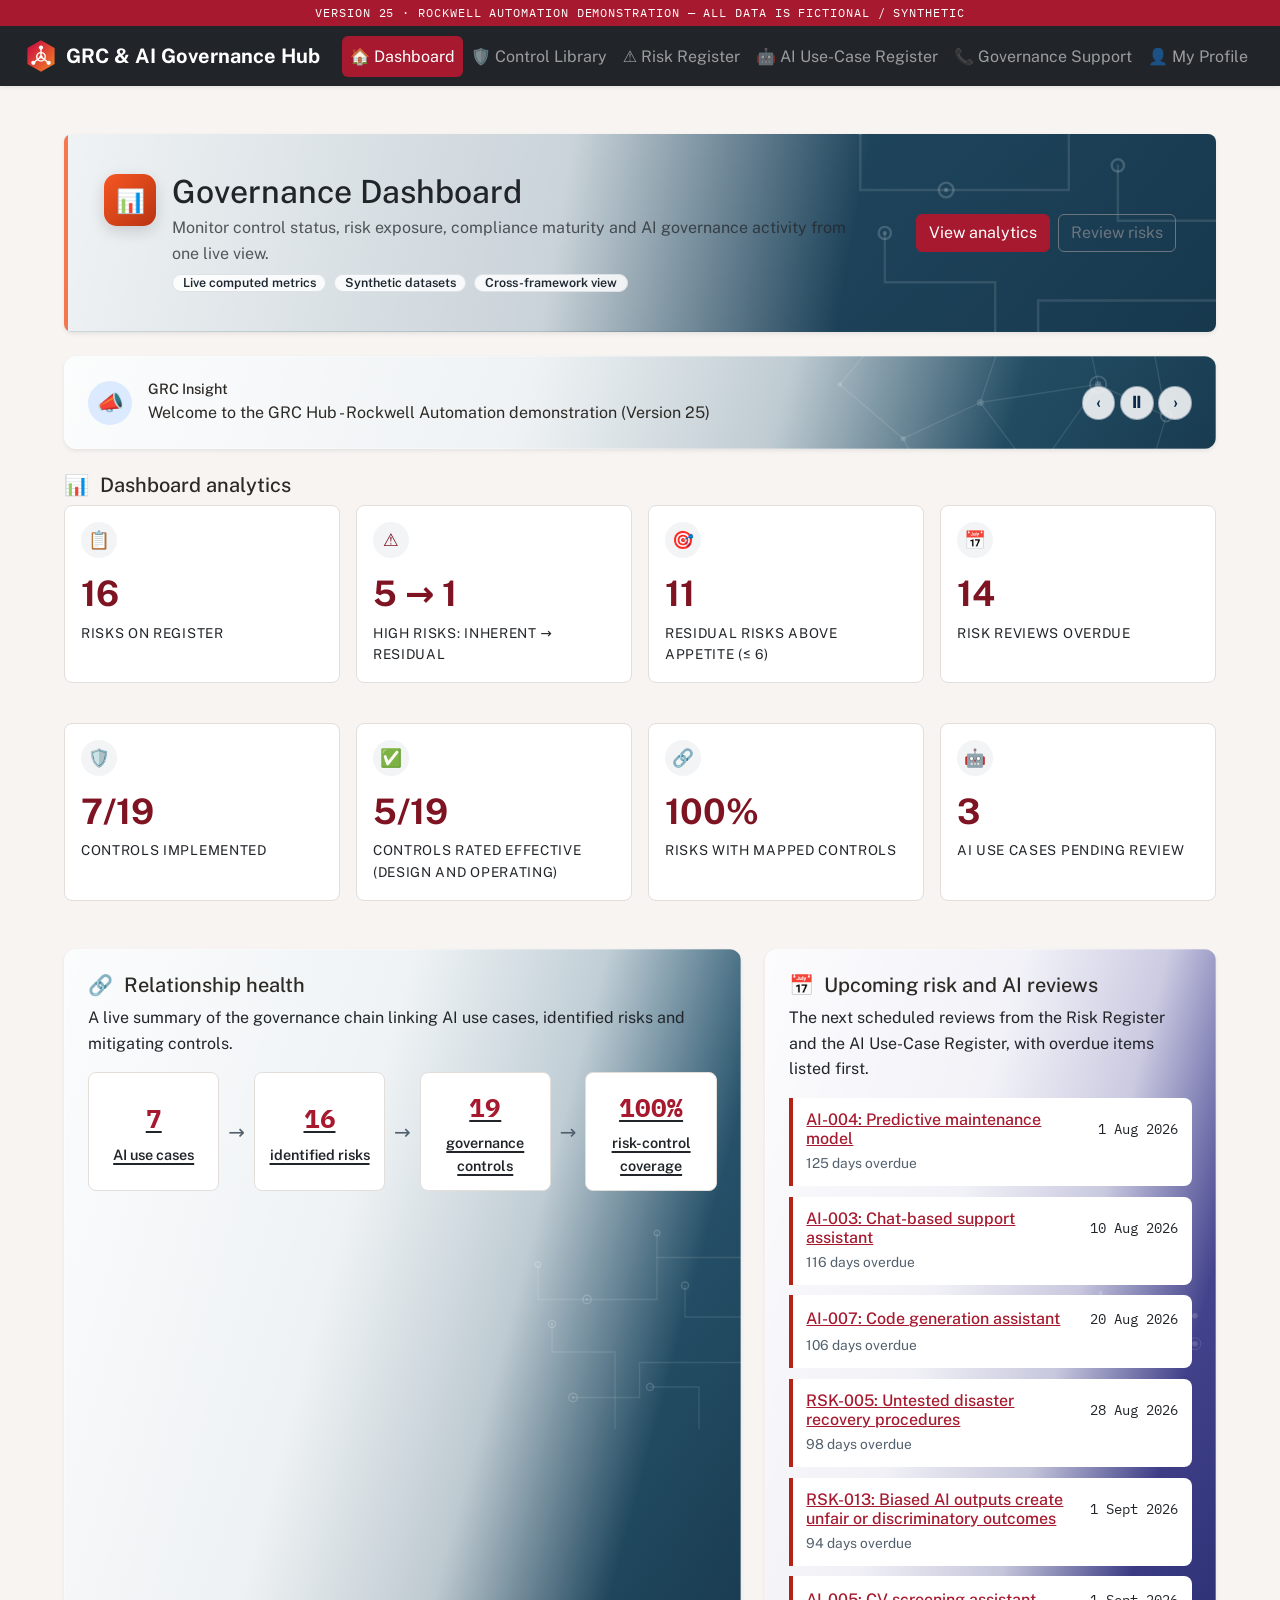
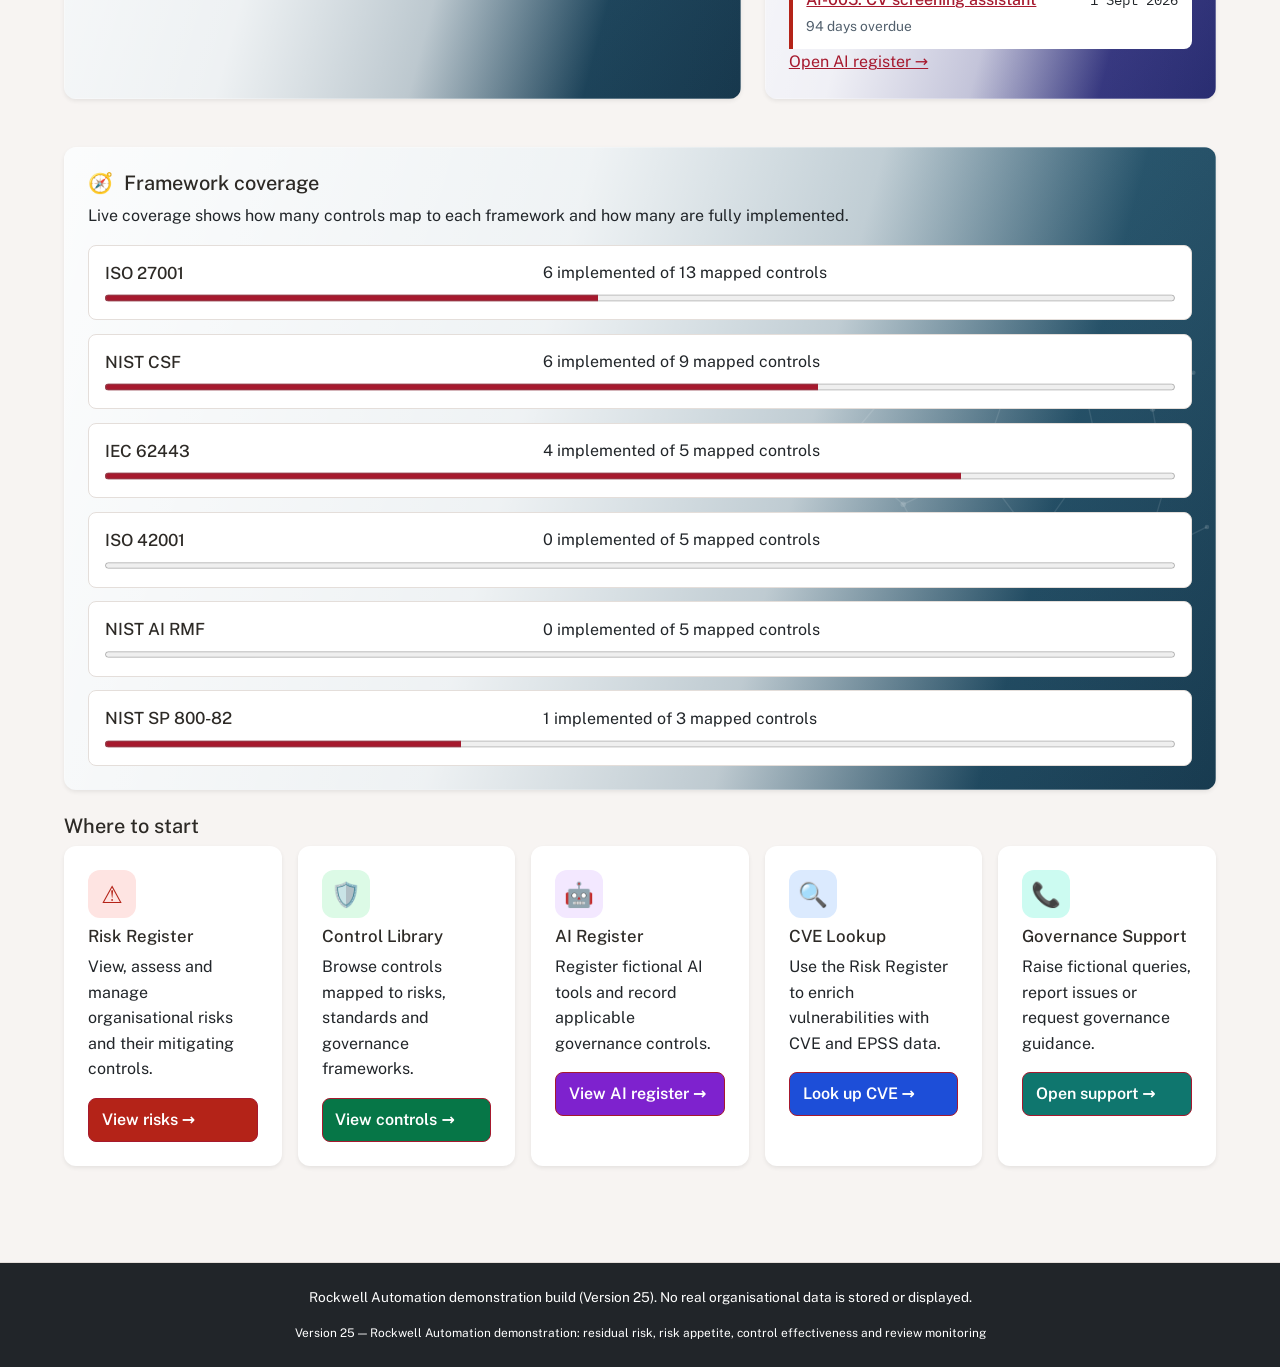
<file: index.html>
<!DOCTYPE html>

<!-- GRC & AI Governance Hub - Version 25 (Rockwell Automation demonstration)

   Demonstration build derived from the Version 23.4 academic prototype.
   Version 25 extensions (inherent/residual risk, risk appetite and treatment,
   clause-level framework mapping, control design/operating effectiveness and
   risk review monitoring) were developed and will continue to evolve with GTC 
   team support
   All data is fictional / synthetic. Not an official Rockwell Automation system. -->

<html lang="en-GB">

<head>
    <meta charset="utf-8"/>

    <!-- Ensures responsive scaling on mobile devices -->
    <meta content="width=device-width, initial-scale=1.0" name="viewport"/>

    <title>Dashboard - GRC & AI Governance Control Hub | Version 25 Rockwell Automation Demo</title>

    <meta
        content="Demonstration dashboard showing sample control, risk and AI governance status. Version 25 Rockwell Automation demonstration build using Bootstrap 5."
        name="description"/>

    <!-- Site icon and web fonts -->
    <link href="images/logo-mark.svg" rel="icon" type="image/svg+xml"/>
    <link href="https://fonts.googleapis.com" rel="preconnect"/>
    <link
        href="https://fonts.googleapis.com/css2?family=Public+Sans:wght@400;600;700&family=IBM+Plex+Mono:wght@400;600&display=swap"
        rel="stylesheet"/>

    <!-- Bootstrap framework and custom site styles -->
    <link
        crossorigin="anonymous"
        href="https://cdn.jsdelivr.net/npm/bootstrap@5.3.8/dist/css/bootstrap.min.css"
        integrity="sha384-sRIl4kxILFvY47J16cr9ZwB07vP4J8+LH7qKQnuqkuIAvNWLzeN8tE5YBujZqJLB"
        rel="stylesheet"/>

    <link href="css/styles.css" rel="stylesheet"/>
</head>

<body>

    <!-- Keyboard shortcut to bypass repeated navigation -->
    <a class="skip-link" href="#main-content">
        Skip to main content
    </a>

    <!-- Identifies the page as a demonstration build -->
    <p class="prototype-banner mb-0 py-1 px-3">
        Version 25 · Rockwell Automation demonstration — all data is fictional / synthetic
    </p>

    <!-- Responsive Bootstrap navigation -->
    <nav
        aria-label="Main navigation"
        class="navbar navbar-expand-lg navbar-dark bg-dark sticky-top shadow-sm">

        <div class="container-fluid px-3 px-lg-4">

            <a
                class="navbar-brand d-flex align-items-center gap-2 fw-bold"
                href="index.html">

                <img
                    alt=""
                    height="34"
                    src="images/logo-mark.svg"
                    width="34"/>

                GRC & AI Governance Hub
            </a>

            <!-- Collapses navigation on smaller screens -->
            <button
                aria-controls="site-nav"
                aria-expanded="false"
                aria-label="Toggle navigation"
                class="navbar-toggler"
                data-bs-target="#site-nav"
                data-bs-toggle="collapse"
                type="button">

                <span class="navbar-toggler-icon"></span>
            </button>

            <div
                class="collapse navbar-collapse"
                id="site-nav">

                <ul class="navbar-nav ms-auto mb-2 mb-lg-0">

                    <li class="nav-item">
                        <a
                            aria-current="page"
                            class="nav-link active"
                            href="index.html">

                            <span aria-hidden="true">🏠</span>
                            Dashboard
                        </a>
                    </li>

                    <li class="nav-item">
                        <a
                            class="nav-link"
                            href="controls.html">

                            <span aria-hidden="true">🛡️</span>
                            Control Library
                        </a>
                    </li>

                    <li class="nav-item">
                        <a
                            class="nav-link"
                            href="risks.html">

                            <span aria-hidden="true">⚠️</span>
                            Risk Register
                        </a>
                    </li>

                    <li class="nav-item">
                        <a
                            class="nav-link"
                            href="ai-register.html">

                            <span aria-hidden="true">🤖</span>
                            AI Use-Case Register
                        </a>
                    </li>

                    <li class="nav-item">
                        <a
                            class="nav-link"
                            href="governance-support.html">

                            <span aria-hidden="true">📞</span>
                            Governance Support
                        </a>
                    </li>

                    <li class="nav-item">
                        <a
                            class="nav-link"
                            href="my-profile.html">

                            <span aria-hidden="true">👤</span>
                            My Profile
                        </a>
                    </li>

                </ul>
            </div>
        </div>
    </nav>

    <!-- Main dashboard content -->
    <main
        class="container py-4 py-lg-5"
        id="main-content">

        <!-- Page heading and primary actions -->
        <header
            class="page-header page-header--dashboard card border-0 shadow-sm mb-4">

            <div class="card-body p-3 p-md-4">

                <div
                    class="d-flex flex-column flex-lg-row align-items-lg-center justify-content-between gap-3">

                    <div class="d-flex align-items-start gap-3 flex-grow-1">

                        <div
                            aria-hidden="true"
                            class="page-header-icon">
                            📊
                        </div>

                        <div class="page-header-copy">

                            <h1 class="h2 mb-1">
                                Governance Dashboard
                            </h1>

                            <p class="text-body-secondary mb-2">
                                Monitor control status, risk exposure, compliance
                                maturity and AI governance activity from one live view.
                            </p>

                            <div class="d-flex flex-wrap gap-2 page-header-badges">

                                <span class="badge rounded-pill text-bg-light border">
                                    Live computed metrics
                                </span>

                                <span class="badge rounded-pill text-bg-light border">
                                    Synthetic datasets
                                </span>

                                <span class="badge rounded-pill text-bg-light border">
                                    Cross-framework view
                                </span>

                            </div>
                        </div>
                    </div>

                    <div class="d-flex flex-wrap gap-2 page-header-actions">

                        <a
                            class="btn btn-primary"
                            href="#dashboard-analytics">
                            View analytics
                        </a>

                        <a
                            class="btn btn-outline-secondary"
                            href="risks.html">
                            Review risks
                        </a>

                    </div>
                </div>
            </div>
        </header>

        <!-- Rotating governance messages with user controls -->
        <section
            aria-labelledby="insight-title"
            class="governance-insight governance-insight--prominent artwork-panel artwork-panel--mesh card shadow-sm border-0">

            <span
                aria-hidden="true"
                class="insight-icon">
                📣
            </span>

            <div>

                <h2 id="insight-title">
                    GRC Insight
                </h2>

                <!-- Announces updated messages without moving keyboard focus -->
                <p
                    aria-live="polite"
                    id="rotating-message">
                    Welcome to the GRC Hub
                </p>

            </div>

            <!-- Allows users to control the rotating messages -->
            <div
                aria-label="Governance message controls"
                class="insight-controls">

                <button
                    aria-label="Previous governance message"
                    class="btn btn-primary"
                    id="previous-message"
                    type="button">
                    ‹
                </button>

                <!-- aria-pressed communicates the pause state -->
                <button
                    aria-label="Pause rotating governance messages"
                    aria-pressed="false"
                    class="btn btn-primary"
                    id="toggle-messages"
                    type="button">
                    ⏸
                </button>

                <button
                    aria-label="Next governance message"
                    class="btn btn-primary"
                    id="next-message"
                    type="button">
                    ›
                </button>

            </div>
        </section>

        <h2 id="dashboard-analytics">
            <span
                aria-hidden="true"
                class="section-icon">
                📊
            </span>
            Dashboard analytics
        </h2>

        <!-- JavaScript generates metric cards from the synthetic datasets -->
        <section
            aria-label="Key governance metrics"
            class="card-grid row g-4"
            id="metric-cards">

            <!-- Fallback remains visible until the datasets have loaded -->
            <p>Loading metrics..</p>

        </section>

        <!-- Summary panels show relationships and upcoming reviews -->
        <section
            aria-label="Governance relationship and review summaries"
            class="dashboard-overview-grid row g-4">

            <article
                aria-labelledby="relationship-health-title"
                class="dashboard-panel relationship-panel artwork-panel artwork-panel--circuit card shadow-sm border-0">

                <h2 id="relationship-health-title">
                    <span
                        aria-hidden="true"
                        class="section-icon">
                        🔗
                    </span>
                    Relationship health
                </h2>

                <p>
                    A live summary of the governance chain linking AI use cases,
                    identified risks and mitigating controls.
                </p>

                <!-- JavaScript updates the governance relationship summary -->
                <div
                    aria-live="polite"
                    class="relationship-health"
                    id="relationship-health">

                    <p>Loading relationship health…</p>

                </div>
            </article>

            <article
                aria-labelledby="upcoming-reviews-title"
                class="dashboard-panel artwork-panel artwork-panel--neural card shadow-sm border-0">

                <h2 id="upcoming-reviews-title">

                    <span
                        aria-hidden="true"
                        class="section-icon">
                        📅
                    </span>

                    Upcoming risk and AI reviews
                </h2>

                <p>
                    The next scheduled reviews from the Risk Register and the AI Use-Case
                    Register, with overdue items listed first.
                </p>

                <!-- JavaScript inserts upcoming risk and AI review dates -->
                <div
                    aria-live="polite"
                    class="upcoming-reviews"
                    id="upcoming-reviews">

                    <p>Loading review dates…</p>

                </div>

                <p class="panel-action">
                    <a href="ai-register.html">
                        Open AI register →
                    </a>
                </p>

            </article>
        </section>

        <!-- Shows control coverage across governance frameworks -->
        <section
            aria-labelledby="framework-coverage-title"
            class="dashboard-panel artwork-panel artwork-panel--mesh card shadow-sm border-0">

            <h2 id="framework-coverage-title">

                <span
                    aria-hidden="true"
                    class="section-icon">
                    🧭
                </span>

                Framework coverage
            </h2>

            <p>
                Live coverage shows how many controls map to each framework
                and how many are fully implemented.
            </p>

            <!-- JavaScript calculates coverage from the control dataset -->
            <div
                aria-live="polite"
                class="framework-coverage"
                id="framework-coverage">

                <p>Loading framework coverage…</p>

            </div>

        </section>

        <h2>Where to start</h2>

        <!-- Navigation cards provide direct access to the main hub modules -->
        <section
            aria-label="GRC Hub modules"
            class="feature-grid row g-4">

            <article
                class="feature-card feature-card--risk card shadow-sm border-0">

                <span
                    aria-hidden="true"
                    class="feature-icon">
                    ⚠️
                </span>

                <h3>Risk Register</h3>

                <p>
                    View, assess and manage organisational risks
                    and their mitigating controls.
                </p>

                <a
                    class="button-link btn btn-outline-primary"
                    href="risks.html">
                    View risks →
                </a>

            </article>

            <article
                class="feature-card feature-card--control card shadow-sm border-0">

                <span
                    aria-hidden="true"
                    class="feature-icon">
                    🛡️
                </span>

                <h3>Control Library</h3>

                <p>
                    Browse controls mapped to risks, standards
                    and governance frameworks.
                </p>

                <a
                    class="button-link btn btn-outline-primary"
                    href="controls.html">
                    View controls →
                </a>

            </article>

            <article
                class="feature-card feature-card--ai card shadow-sm border-0">

                <span
                    aria-hidden="true"
                    class="feature-icon">
                    🤖
                </span>

                <h3>AI Register</h3>

                <p>
                    Register fictional AI tools and record applicable
                    governance controls.
                </p>

                <a
                    class="button-link btn btn-outline-primary"
                    href="ai-register.html">
                    View AI register →
                </a>

            </article>

            <article
                class="feature-card feature-card--cve card shadow-sm border-0">

                <span
                    aria-hidden="true"
                    class="feature-icon">
                    🔍
                </span>

                <h3>CVE Lookup</h3>

                <p>
                    Use the Risk Register to enrich vulnerabilities
                    with CVE and EPSS data.
                </p>

                <a
                    class="button-link btn btn-outline-primary"
                    href="risks.html#cve-lookup">
                    Look up CVE →
                </a>

            </article>

            <article
                class="feature-card feature-card--support card shadow-sm border-0">

                <span
                    aria-hidden="true"
                    class="feature-icon">
                    📞
                </span>

                <h3>Governance Support</h3>

                <p>
                    Raise fictional queries, report issues or request
                    governance guidance.
                </p>

                <a
                    class="button-link btn btn-outline-primary"
                    href="governance-support.html">
                    Open support →
                </a>

            </article>

        </section>

    </main>

    <!-- Site footer -->
    <footer
        class="site-footer bg-dark text-white text-center py-4 px-3 mt-5">

        <p>
            Rockwell Automation demonstration build (Version 25).
            No real organisational data is stored or displayed.
        </p>

        <p class="small mb-0">
            Version 25 — Rockwell Automation demonstration: residual risk, risk appetite, control effectiveness and review monitoring
        </p>

    </footer>

    <!-- Bootstrap behaviour and dashboard JavaScript -->
    <script
        crossorigin="anonymous"
        integrity="sha384-FKyoEForCGlyvwx9Hj09JcYn3nv7wiPVlz7YYwJrWVcXK/BmnVDxM+D2scQbITxI"
        src="https://cdn.jsdelivr.net/npm/bootstrap@5.3.8/dist/js/bootstrap.bundle.min.js">
    </script>

    <script src="js/main.js"></script>
    <script src="js/governance.js"></script>
    <script src="js/dashboard.js"></script>

</body>
</html>
</file>
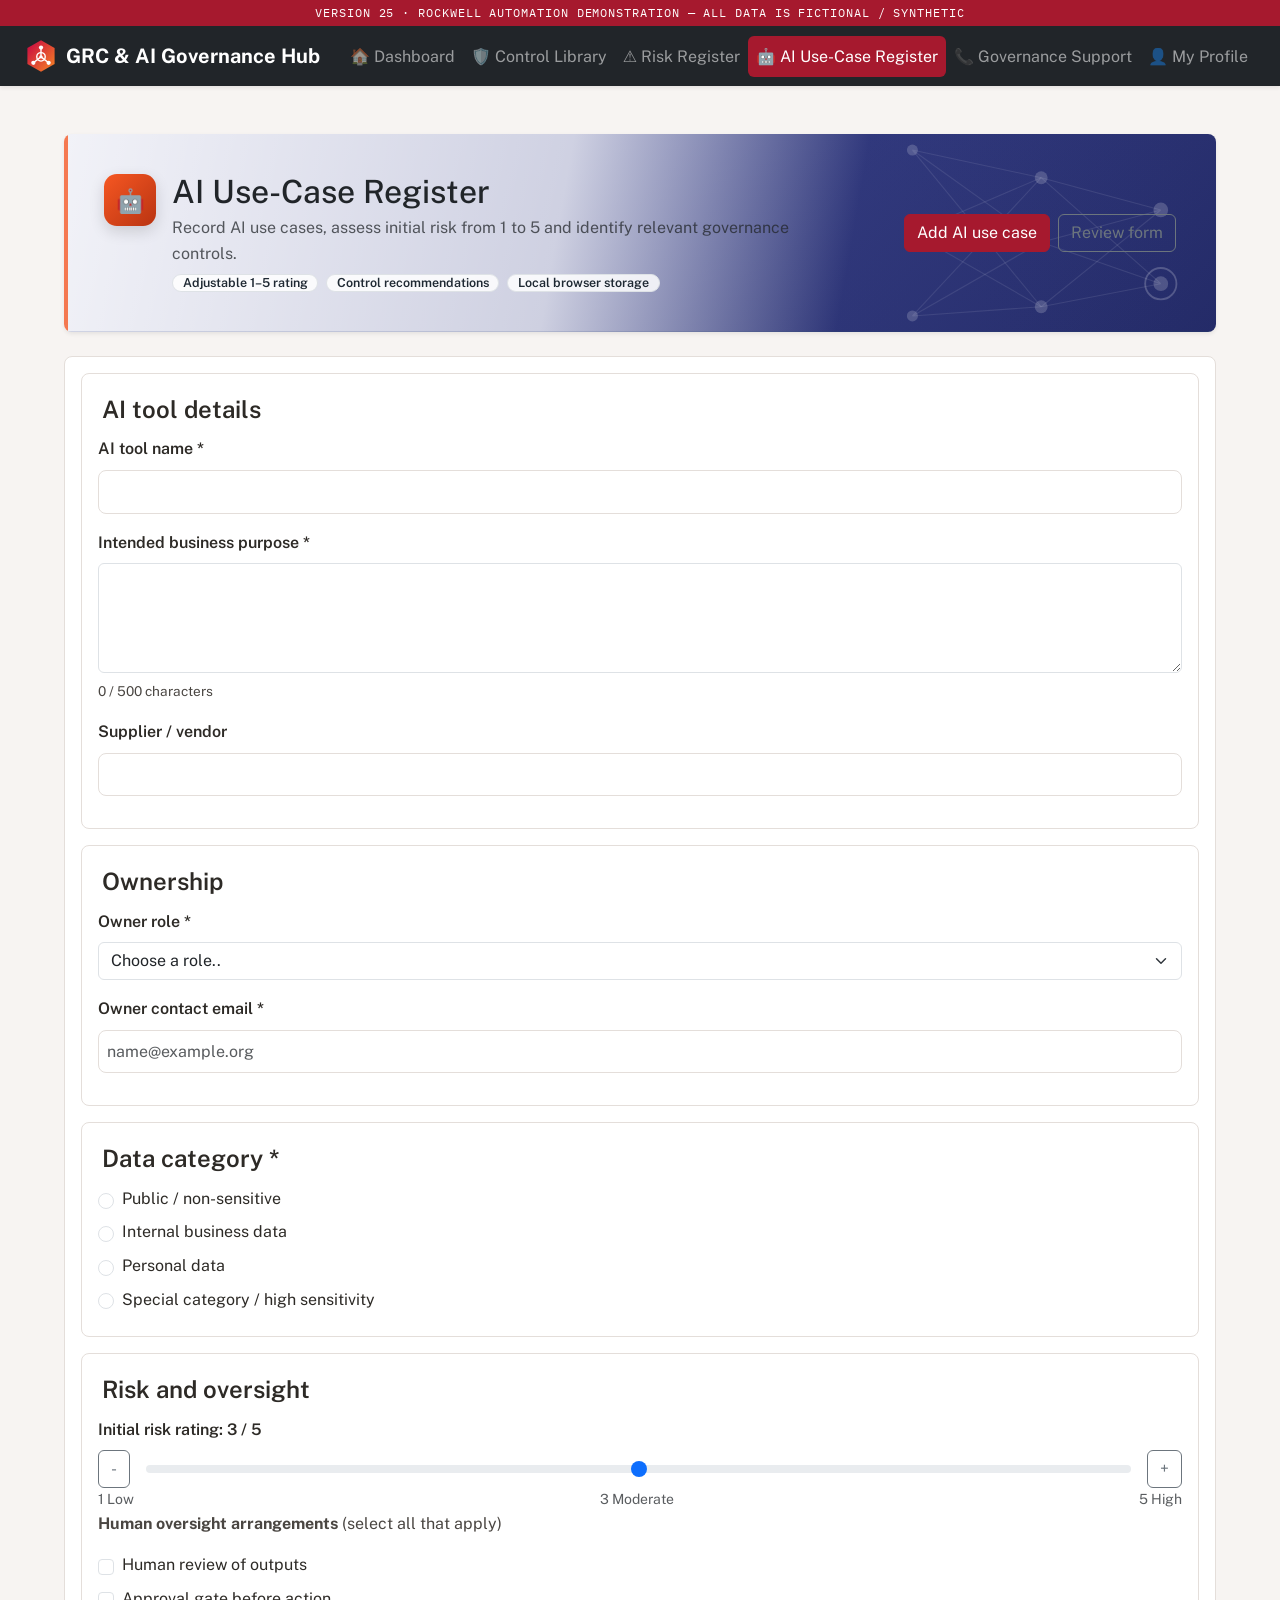
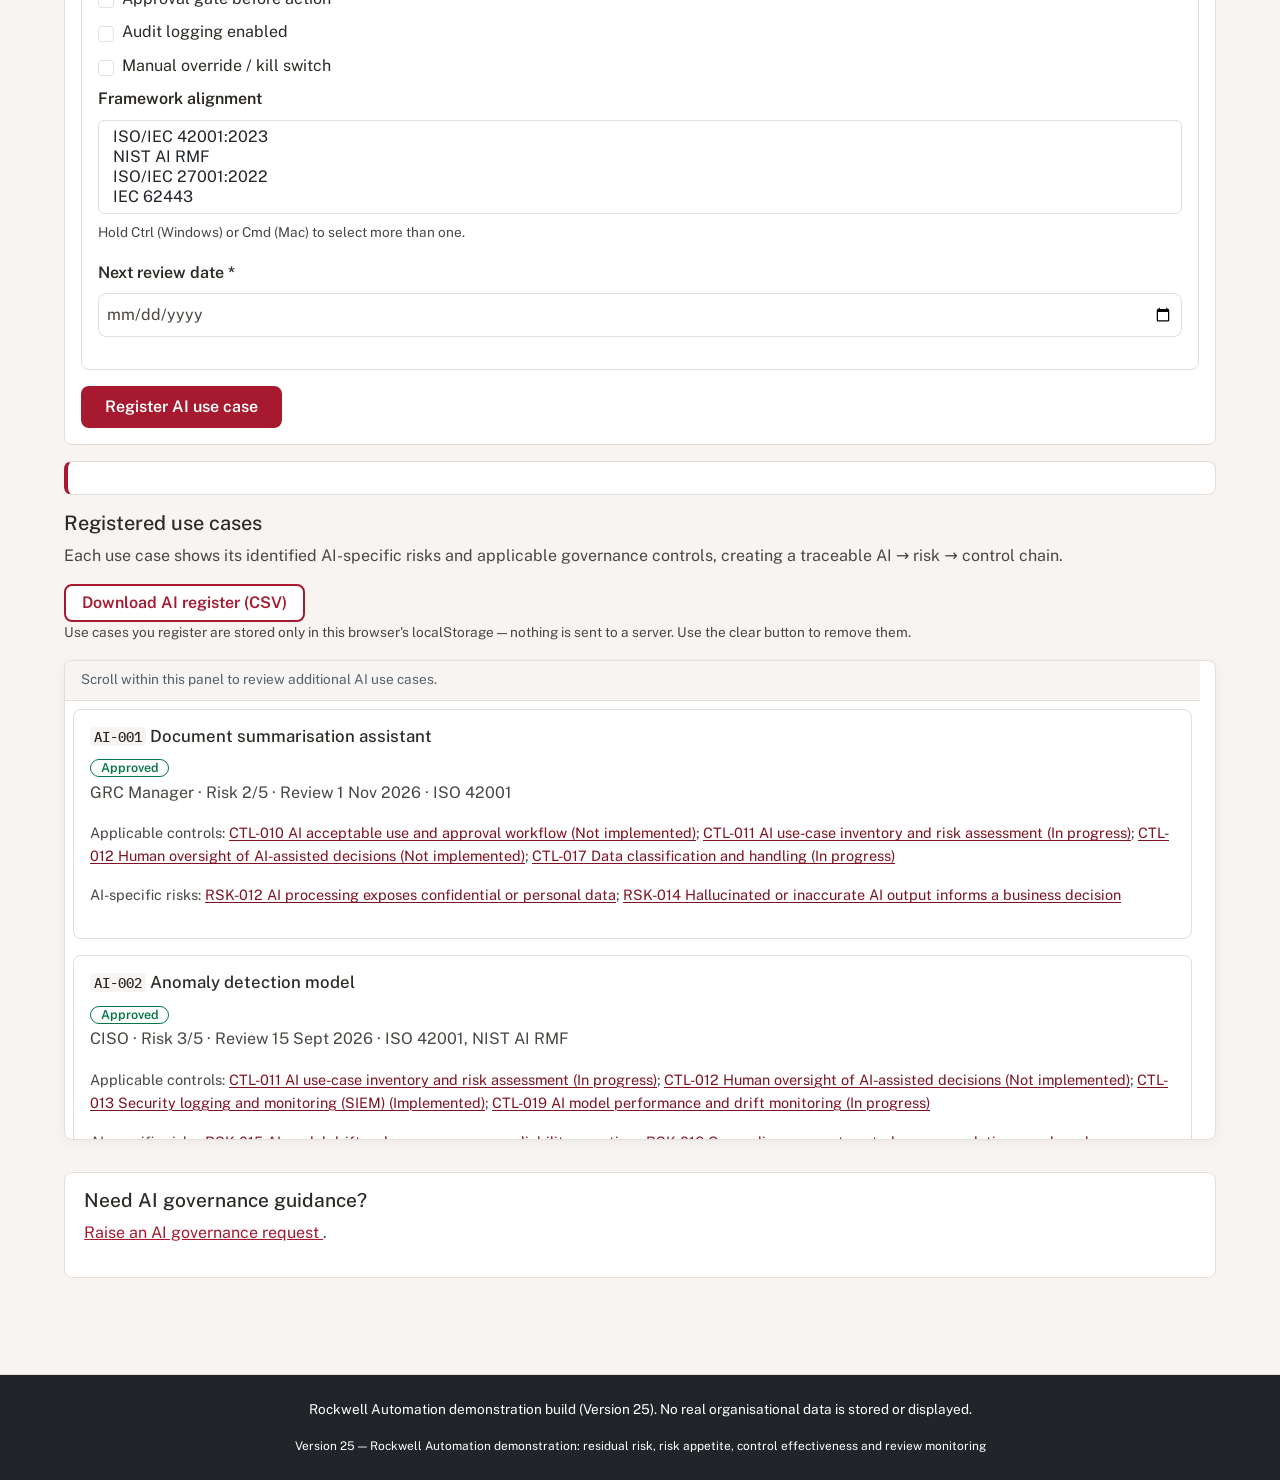
<file: ai-register.html>
<!DOCTYPE html>

<!-- GRC & AI Governance Hub - Version 25 (Rockwell Automation demonstration)

   Demonstration build derived from the Version 23.4 academic prototype.
   Version 25 extensions (inherent/residual risk, risk appetite and treatment,
   clause-level framework mapping, control design/operating effectiveness and
   risk review monitoring) were developed and will continue to evolve with GTC 
   team support.
   All data is fictional / synthetic. Not an official Rockwell Automation system. -->

<html lang="en-GB">

<head>
    <meta charset="utf-8"/>

    <!-- Ensures responsive scaling on mobile devices -->
    <meta content="width=device-width, initial-scale=1.0" name="viewport"/>

    <title>AI Use-Case Register - GRC & AI Governance Control Hub | Version 25 Rockwell Automation Demo</title>

    <meta
        content="Register fictional AI use cases and track governance status, ownership and oversight. Version 25 Rockwell Automation demonstration build using Bootstrap 5."
        name="description"/>

    <!-- Site icon and web fonts -->
    <link href="images/logo-mark.svg" rel="icon" type="image/svg+xml"/>
    <link href="https://fonts.googleapis.com" rel="preconnect"/>
    <link
        href="https://fonts.googleapis.com/css2?family=Public+Sans:wght@400;600;700&family=IBM+Plex+Mono:wght@400;600&display=swap"
        rel="stylesheet"/>

    <!-- Bootstrap framework and custom site styles -->
    <link
        crossorigin="anonymous"
        href="https://cdn.jsdelivr.net/npm/bootstrap@5.3.8/dist/css/bootstrap.min.css"
        integrity="sha384-sRIl4kxILFvY47J16cr9ZwB07vP4J8+LH7qKQnuqkuIAvNWLzeN8tE5YBujZqJLB"
        rel="stylesheet"/>

    <link href="css/styles.css" rel="stylesheet"/>
</head>

<body>

    <!-- Keyboard-accessible shortcut to the main content -->
    <a class="skip-link" href="#main-content">Skip to main content</a>

    <!-- Identifies the page as a demonstration build -->
    <p class="prototype-banner mb-0 py-1 px-3">
        Version 25 · Rockwell Automation demonstration — all data is fictional / synthetic
    </p>

    <!-- Responsive Bootstrap navigation -->
    <nav
        aria-label="Main navigation"
        class="navbar navbar-expand-lg navbar-dark bg-dark sticky-top shadow-sm">

        <div class="container-fluid px-3 px-lg-4">

            <a
                class="navbar-brand d-flex align-items-center gap-2 fw-bold"
                href="index.html">

                <img
                    alt=""
                    height="34"
                    src="images/logo-mark.svg"
                    width="34"/>

                GRC & AI Governance Hub
            </a>

            <!-- Collapses the navigation on smaller screens -->
            <button
                aria-controls="site-nav"
                aria-expanded="false"
                aria-label="Toggle navigation"
                class="navbar-toggler"
                data-bs-target="#site-nav"
                data-bs-toggle="collapse"
                type="button">

                <span class="navbar-toggler-icon"></span>
            </button>

            <div class="collapse navbar-collapse" id="site-nav">

                <ul class="navbar-nav ms-auto mb-2 mb-lg-0">

                    <li class="nav-item">
                        <a class="nav-link" href="index.html">
                            <span aria-hidden="true">🏠</span> Dashboard
                        </a>
                    </li>

                    <li class="nav-item">
                        <a class="nav-link" href="controls.html">
                            <span aria-hidden="true">🛡️</span> Control Library
                        </a>
                    </li>

                    <li class="nav-item">
                        <a class="nav-link" href="risks.html">
                            <span aria-hidden="true">⚠️</span> Risk Register
                        </a>
                    </li>

                    <li class="nav-item">
                        <a
                            aria-current="page"
                            class="nav-link active"
                            href="ai-register.html">

                            <span aria-hidden="true">🤖</span> AI Use-Case Register
                        </a>
                    </li>

                    <li class="nav-item">
                        <a class="nav-link" href="governance-support.html">
                            <span aria-hidden="true">📞</span> Governance Support
                        </a>
                    </li>

                    <li class="nav-item">
                        <a class="nav-link" href="my-profile.html">
                            <span aria-hidden="true">👤</span> My Profile
                        </a>
                    </li>

                </ul>

            </div>
        </div>
    </nav>

    <main class="container py-4 py-lg-5" id="main-content">

        <!-- Page heading and primary actions -->
        <header class="page-header page-header--ai card border-0 shadow-sm mb-4">

            <div class="card-body p-3 p-md-4">

                <div
                    class="d-flex flex-column flex-lg-row align-items-lg-center justify-content-between gap-3">

                    <div class="d-flex align-items-start gap-3 flex-grow-1">

                        <div aria-hidden="true" class="page-header-icon">
                            🤖
                        </div>

                        <div class="page-header-copy">

                            <h1 class="h2 mb-1">
                                AI Use-Case Register
                            </h1>

                            <p class="text-body-secondary mb-2">
                                Record AI use cases, assess initial risk from 1 to 5
                                and identify relevant governance controls.
                            </p>

                            <div class="d-flex flex-wrap gap-2 page-header-badges">

                                <span class="badge rounded-pill text-bg-light border">
                                    Adjustable 1–5 rating
                                </span>

                                <span class="badge rounded-pill text-bg-light border">
                                    Control recommendations
                                </span>

                                <span class="badge rounded-pill text-bg-light border">
                                    Local browser storage
                                </span>

                            </div>

                        </div>
                    </div>

                    <div class="d-flex flex-wrap gap-2 page-header-actions">

                        <a class="btn btn-primary" href="#ai-usecase-form">
                            Add AI use case
                        </a>

                        <a class="btn btn-outline-secondary" href="#ai-usecase-form">
                            Review form
                        </a>

                    </div>

                </div>
            </div>
        </header>

        <!-- Native form controls provide accessible validation where possible -->
        <form id="ai-usecase-form">

            <!-- Basic information about the AI use case -->
            <fieldset>

                <legend>
                    AI tool details
                </legend>

                <label class="form-label" for="tool-name">
                    AI tool name *
                </label>

                <!-- Datalist suggests values but still allows free-text entry -->
                <input
                    autocomplete="off"
                    class="form-control"
                    id="tool-name"
                    list="known-tools"
                    name="tool-name"
                    required=""
                    type="text"/>

                <datalist id="known-tools">
                    <option value="Document summarisation assistant"></option>
                    <option value="Anomaly detection model"></option>
                    <option value="Chat-based support assistant"></option>
                    <option value="Predictive maintenance model"></option>
                </datalist>

                <label class="form-label" for="purpose">
                    Intended business purpose *
                </label>

                <!-- Textarea allows a longer description with a 500-character limit -->
                <textarea
                    aria-describedby="purpose-counter"
                    class="form-control"
                    id="purpose"
                    maxlength="500"
                    name="purpose"
                    required=""
                    rows="4"></textarea>

                <!-- Shows the number of characters entered -->
                <p class="form-hint" id="purpose-counter">
                    <span id="purpose-count">0</span> / 500 characters
                </p>

                <label class="form-label" for="supplier">
                    Supplier / vendor
                </label>

                <input
                    class="form-control"
                    id="supplier"
                    name="supplier"
                    type="text"/>

            </fieldset>

            <!-- Records responsibility for the AI use case -->
            <fieldset>

                <legend>
                    Ownership
                </legend>

                <label class="form-label" for="owner-role">
                    Owner role *
                </label>

                <!-- Select is suitable for a fixed list of roles -->
                <select
                    class="form-select"
                    id="owner-role"
                    name="owner-role"
                    required="">

                    <option value="">
                        Choose a role..
                    </option>

                    <option value="ciso">
                        CISO
                    </option>

                    <option value="grc-manager">
                        GRC Manager
                    </option>

                    <option value="it-ops">
                        IT Operations Lead
                    </option>

                    <option value="data-protection">
                        Data Protection Officer
                    </option>

                    <option value="business-owner">
                        Business Process Owner
                    </option>

                </select>

                <label class="form-label" for="owner-email">
                    Owner contact email *
                </label>

                <!-- Email input provides native email-format validation -->
                <input
                    autocomplete="email"
                    class="form-control"
                    id="owner-email"
                    name="owner-email"
                    placeholder="name@example.org"
                    required=""
                    type="email"/>

            </fieldset>

            <!-- Radio buttons allow one data classification to be selected -->
            <fieldset>

                <legend>
                    Data category *
                </legend>

                <div class="radio-option">

                    <input
                        class="form-check-input"
                        id="data-public"
                        name="data-category"
                        required=""
                        type="radio"
                        value="public"/>

                    <label class="form-label" for="data-public">
                        Public / non-sensitive
                    </label>

                </div>

                <div class="radio-option">

                    <input
                        class="form-check-input"
                        id="data-internal"
                        name="data-category"
                        type="radio"
                        value="internal"/>

                    <label class="form-label" for="data-internal">
                        Internal business data
                    </label>

                </div>

                <div class="radio-option">

                    <input
                        class="form-check-input"
                        id="data-personal"
                        name="data-category"
                        type="radio"
                        value="personal"/>

                    <label class="form-label" for="data-personal">
                        Personal data
                    </label>

                </div>

                <div class="radio-option">

                    <input
                        class="form-check-input"
                        id="data-special"
                        name="data-category"
                        type="radio"
                        value="special"/>

                    <label class="form-label" for="data-special">
                        Special category / high sensitivity
                    </label>

                </div>

            </fieldset>

            <!-- Captures risk, oversight and governance framework information -->
            <fieldset>

                <legend>
                    Risk and oversight
                </legend>

                <label class="form-label" for="risk-rating">
                    Initial risk rating:
                    <output for="risk-rating" id="risk-output">3</output> / 5
                </label>

                <!-- Range input provides an adjustable 1–5 risk rating -->
                <div class="d-flex align-items-center gap-3">

                    <button
                        aria-label="Decrease initial risk rating"
                        class="btn btn-outline-secondary"
                        id="risk-decrease"
                        type="button">
                        -
                    </button>

                    <input
                        aria-describedby="risk-scale"
                        class="form-range flex-grow-1"
                        id="risk-rating"
                        max="5"
                        min="1"
                        name="risk-rating"
                        step="1"
                        type="range"
                        value="3"/>

                    <button
                        aria-label="Increase initial risk rating"
                        class="btn btn-outline-secondary"
                        id="risk-increase"
                        type="button">
                        +
                    </button>

                </div>

                <div
                    aria-hidden="true"
                    class="d-flex justify-content-between small text-body-secondary"
                    id="risk-scale">

                    <span>1 Low</span>
                    <span>3 Moderate</span>
                    <span>5 High</span>

                </div>

                <!-- Checkboxes allow multiple oversight measures -->
                <p>
                    <strong>Human oversight arrangements</strong>
                    (select all that apply)
                </p>

                <div class="checkbox-option">

                    <input
                        class="form-check-input"
                        id="oversight-review"
                        name="oversight"
                        type="checkbox"
                        value="human-review"/>

                    <label class="form-label" for="oversight-review">
                        Human review of outputs
                    </label>

                </div>

                <div class="checkbox-option">

                    <input
                        class="form-check-input"
                        id="oversight-approval"
                        name="oversight"
                        type="checkbox"
                        value="approval-gate"/>

                    <label class="form-label" for="oversight-approval">
                        Approval gate before action
                    </label>

                </div>

                <div class="checkbox-option">

                    <input
                        class="form-check-input"
                        id="oversight-audit"
                        name="oversight"
                        type="checkbox"
                        value="audit-logging"/>

                    <label class="form-label" for="oversight-audit">
                        Audit logging enabled
                    </label>

                </div>

                <div class="checkbox-option">

                    <input
                        class="form-check-input"
                        id="oversight-killswitch"
                        name="oversight"
                        type="checkbox"
                        value="kill-switch"/>

                    <label class="form-label" for="oversight-killswitch">
                        Manual override / kill switch
                    </label>

                </div>

                <label class="form-label" for="framework-alignment">
                    Framework alignment
                </label>

                <!-- Multiple select allows more than one framework -->
                <select
                    class="form-select"
                    id="framework-alignment"
                    multiple=""
                    name="framework-alignment"
                    size="4">

                    <option value="ISO 42001">
                        ISO/IEC 42001:2023
                    </option>

                    <option value="NIST AI RMF">
                        NIST AI RMF
                    </option>

                    <option value="ISO 27001">
                        ISO/IEC 27001:2022
                    </option>

                    <option value="IEC 62443">
                        IEC 62443
                    </option>

                </select>

                <p class="form-hint">
                    Hold Ctrl (Windows) or Cmd (Mac) to select more than one.
                </p>

                <label class="form-label" for="review-date">
                    Next review date *
                </label>

                <!-- Date input provides a native date picker -->
                <input
                    class="form-control"
                    id="review-date"
                    name="review-date"
                    required=""
                    type="date"/>

            </fieldset>

            <button class="btn btn-primary" type="submit">
                Register AI use case
            </button>

        </form>

        <!-- Announces form feedback without interrupting screen-reader users -->
        <div
            aria-live="polite"
            class="results-region"
            id="register-feedback">
        </div>

        <h2>
            Registered use cases
        </h2>

        <p>
            Each use case shows its identified AI-specific risks and applicable
            governance controls, creating a traceable AI → risk → control chain.
        </p>

        <!-- Controls for exporting or clearing locally stored records -->
        <p class="table-actions">

            <button
                class="toggle-button btn btn-primary"
                id="download-usecases"
                type="button">

                Download AI register (CSV)
            </button>

            <button
                class="toggle-button btn btn-primary"
                hidden=""
                id="clear-saved-usecases"
                type="button">

                Clear my saved use cases
            </button>

        </p>

        <!-- Records remain in the user's browser rather than being sent to a server -->
        <p class="form-hint">
            Use cases you register are stored only in this browser's localStorage —
            nothing is sent to a server. Use the clear button to remove them.
        </p>

        <!-- Keyboard-focusable region containing registered use cases -->
        <div
            aria-describedby="ai-scroll-hint"
            aria-label="Scrollable AI Use-Case Register"
            class="register-scroll register-scroll--ai"
            role="region"
            tabindex="0">

            <p class="scroll-hint" id="ai-scroll-hint">
                Scroll within this panel to review additional AI use cases.
            </p>

            <ul id="usecase-list"></ul>

        </div>

        <!-- Link to further governance support -->
        <section
            aria-label="AI governance support"
            class="context-support">

            <h2>
                Need AI governance guidance?
            </h2>

            <p>
                <a
                    href="governance-support.html?type=ai-governance&subject=AI%20governance%20query">
                    Raise an AI governance request
                </a>.
            </p>

        </section>

    </main>

    <!-- Site footer -->
    <footer class="site-footer bg-dark text-white text-center py-4 px-3 mt-5">

        <p>
            Rockwell Automation demonstration build (Version 25). No real organisational data is
            stored or displayed.
        </p>

        <p class="small mb-0">
            Version 25 — Rockwell Automation demonstration: residual risk, risk appetite, control effectiveness and review monitoring
        </p>

    </footer>

    <!-- Bootstrap behaviour and page-specific JavaScript -->
    <script
        crossorigin="anonymous"
        integrity="sha384-FKyoEForCGlyvwx9Hj09JcYn3nv7wiPVlz7YYwJrWVcXK/BmnVDxM+D2scQbITxI"
        src="https://cdn.jsdelivr.net/npm/bootstrap@5.3.8/dist/js/bootstrap.bundle.min.js">
    </script>

    <script src="js/main.js"></script>
    <script src="js/ai-register.js"></script>

</body>

</html>
</file>
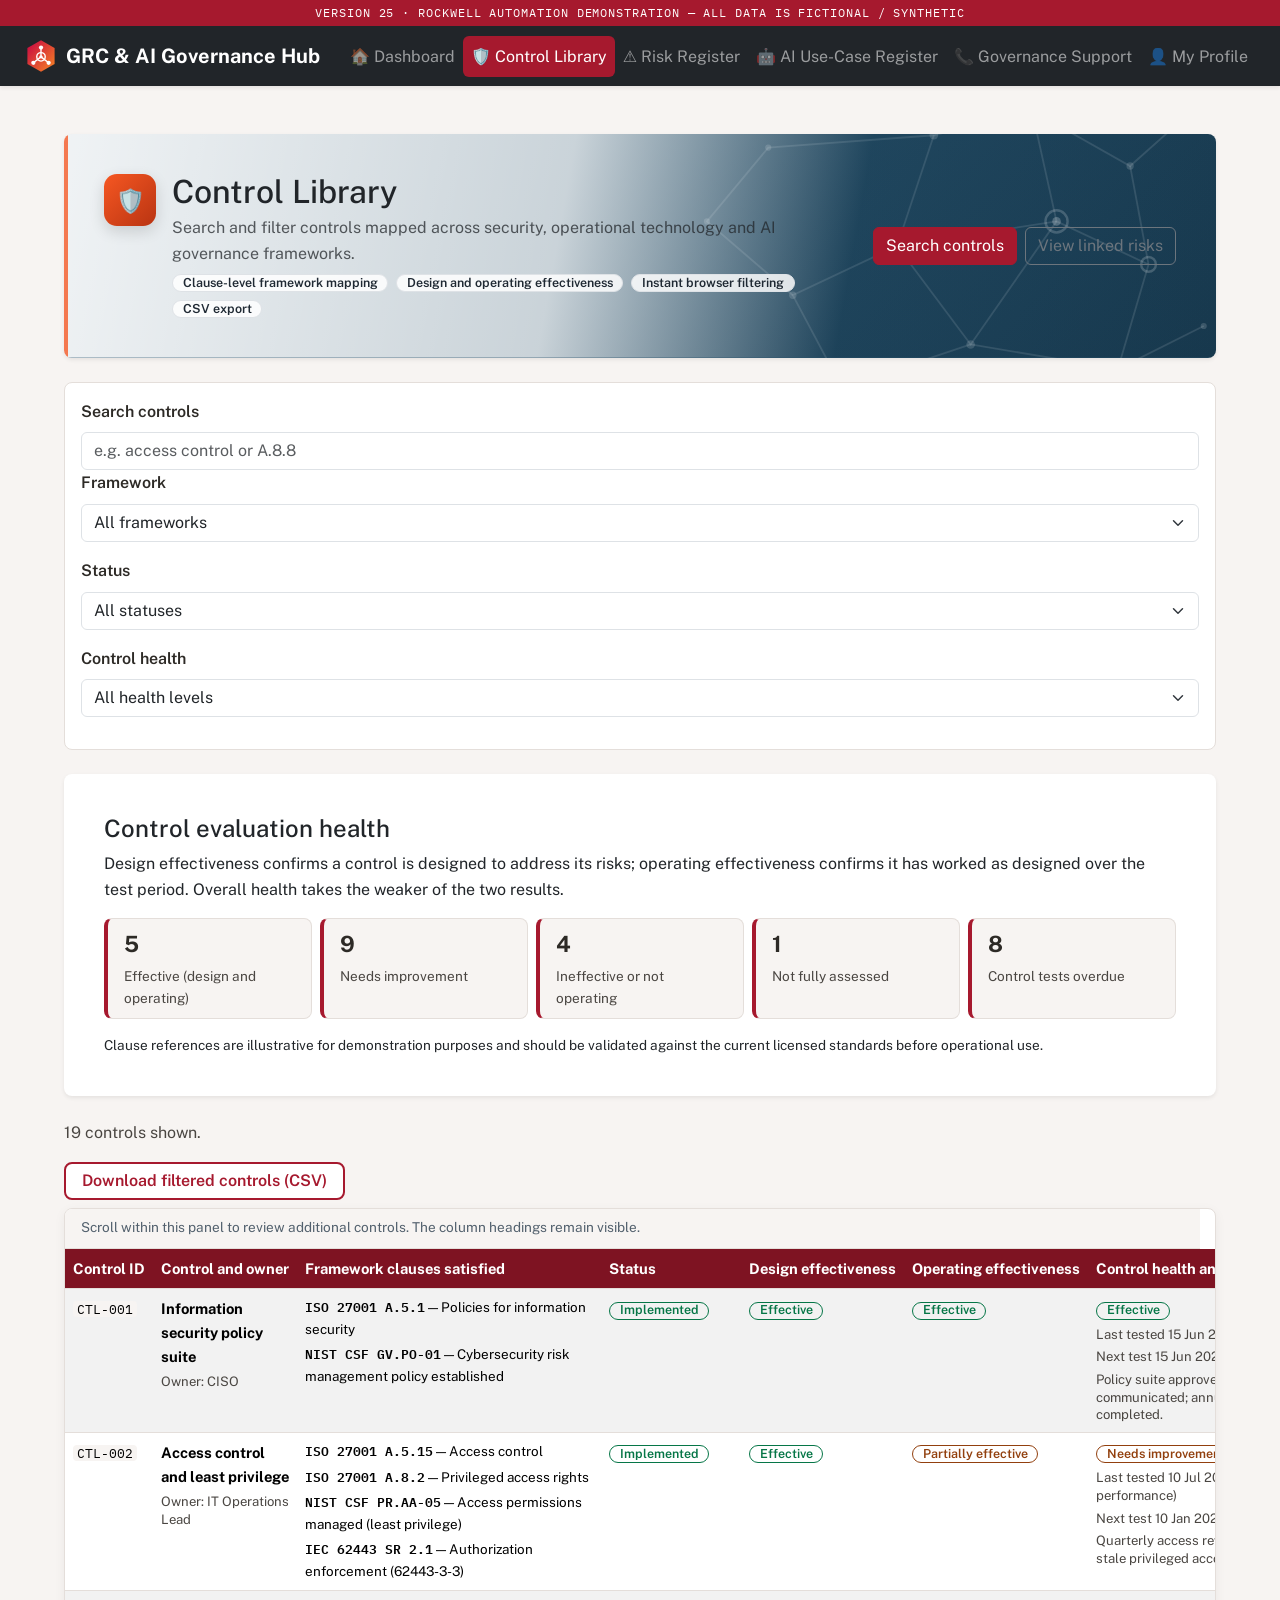
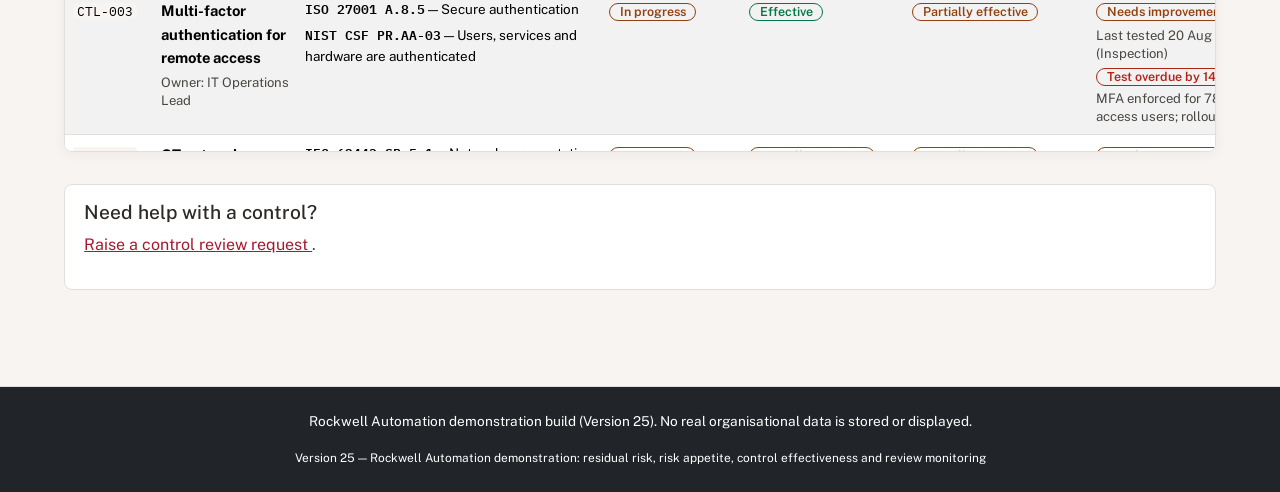
<file: controls.html>
<!DOCTYPE html>

<!-- GRC & AI Governance Hub - Version 25 (Rockwell Automation demonstration)

   Demonstration build derived from the Version 23.4 academic prototype.
   Version 25 extensions (inherent/residual risk, risk appetite and treatment,
   clause-level framework mapping, control design/operating effectiveness and
   risk review monitoring) were developed and will continue to evolve with GTC 
   team support.
   All data is fictional / synthetic. Not an official Rockwell Automation system. -->

<html lang="en-GB">

<head>
    <meta charset="utf-8"/>

    <!-- Ensures responsive scaling on mobile devices -->
    <meta content="width=device-width, initial-scale=1.0" name="viewport"/>

    <title>Control Library - GRC & AI Governance Control Hub | Version 25 Rockwell Automation Demo</title>

    <meta
        content="Sample security control library mapped to ISO 27001, NIST CSF and IEC 62443. Version 25 Rockwell Automation demonstration build using Bootstrap 5."
        name="description"/>

    <!-- Site icon and web fonts -->
    <link href="images/logo-mark.svg" rel="icon" type="image/svg+xml"/>
    <link href="https://fonts.googleapis.com" rel="preconnect"/>
    <link
        href="https://fonts.googleapis.com/css2?family=Public+Sans:wght@400;600;700&family=IBM+Plex+Mono:wght@400;600&display=swap"
        rel="stylesheet"/>

    <!-- Bootstrap framework and custom site styles -->
    <link
        crossorigin="anonymous"
        href="https://cdn.jsdelivr.net/npm/bootstrap@5.3.8/dist/css/bootstrap.min.css"
        integrity="sha384-sRIl4kxILFvY47J16cr9ZwB07vP4J8+LH7qKQnuqkuIAvNWLzeN8tE5YBujZqJLB"
        rel="stylesheet"/>
    <link href="css/styles.css" rel="stylesheet"/>
</head>

<body>

    <!-- Keyboard shortcut to bypass repeated navigation -->
    <a class="skip-link" href="#main-content">Skip to main content</a>

    <!-- Identifies the page as a demonstration build -->
    <p class="prototype-banner mb-0 py-1 px-3">
        Version 25 · Rockwell Automation demonstration — all data is fictional / synthetic
    </p>

    <!-- Responsive Bootstrap navigation -->
    <nav
        aria-label="Main navigation"
        class="navbar navbar-expand-lg navbar-dark bg-dark sticky-top shadow-sm">

        <div class="container-fluid px-3 px-lg-4">

            <a
                class="navbar-brand d-flex align-items-center gap-2 fw-bold"
                href="index.html">
                <img alt="" height="34" src="images/logo-mark.svg" width="34"/>
                GRC & AI Governance Hub
            </a>

            <!-- Collapses navigation on smaller screens -->
            <button
                aria-controls="site-nav"
                aria-expanded="false"
                aria-label="Toggle navigation"
                class="navbar-toggler"
                data-bs-target="#site-nav"
                data-bs-toggle="collapse"
                type="button">
                <span class="navbar-toggler-icon"></span>
            </button>

            <div class="collapse navbar-collapse" id="site-nav">
                <ul class="navbar-nav ms-auto mb-2 mb-lg-0">

                    <li class="nav-item">
                        <a class="nav-link" href="index.html">
                            <span aria-hidden="true">🏠</span> Dashboard
                        </a>
                    </li>

                    <li class="nav-item">
                        <a
                            aria-current="page"
                            class="nav-link active"
                            href="controls.html">
                            <span aria-hidden="true">🛡️</span> Control Library
                        </a>
                    </li>

                    <li class="nav-item">
                        <a class="nav-link" href="risks.html">
                            <span aria-hidden="true">⚠️</span> Risk Register
                        </a>
                    </li>

                    <li class="nav-item">
                        <a class="nav-link" href="ai-register.html">
                            <span aria-hidden="true">🤖</span> AI Use-Case Register
                        </a>
                    </li>

                    <li class="nav-item">
                        <a class="nav-link" href="governance-support.html">
                            <span aria-hidden="true">📞</span> Governance Support
                        </a>
                    </li>

                    <li class="nav-item">
                        <a class="nav-link" href="my-profile.html">
                            <span aria-hidden="true">👤</span> My Profile
                        </a>
                    </li>

                </ul>
            </div>
        </div>
    </nav>

    <main class="container py-4 py-lg-5" id="main-content">

        <!-- Page heading and primary actions -->
        <header class="page-header page-header--controls card border-0 shadow-sm mb-4">

            <div class="card-body p-3 p-md-4">
                <div
                    class="d-flex flex-column flex-lg-row align-items-lg-center justify-content-between gap-3">

                    <div class="d-flex align-items-start gap-3 flex-grow-1">

                        <div aria-hidden="true" class="page-header-icon">🛡️</div>

                        <div class="page-header-copy">
                            <h1 class="h2 mb-1">Control Library</h1>

                            <p class="text-body-secondary mb-2">
                                Search and filter controls mapped across security,
                                operational technology and AI governance frameworks.
                            </p>

                            <div class="d-flex flex-wrap gap-2 page-header-badges">
                                <span class="badge rounded-pill text-bg-light border">
                                    Clause-level framework mapping
                                </span>
                                <span class="badge rounded-pill text-bg-light border">
                                    Design and operating effectiveness
                                </span>
                                <span class="badge rounded-pill text-bg-light border">
                                    Instant browser filtering
                                </span>
                                <span class="badge rounded-pill text-bg-light border">
                                    CSV export
                                </span>
                            </div>
                        </div>
                    </div>

                    <div class="d-flex flex-wrap gap-2 page-header-actions">
                        <a class="btn btn-primary" href="#control-filter">
                            Search controls
                        </a>
                        <a class="btn btn-outline-secondary" href="risks.html">
                            View linked risks
                        </a>
                    </div>

                </div>
            </div>
        </header>

        <!-- Search region used to filter the control dataset -->
        <form
            aria-label="Filter controls"
            id="control-filter"
            role="search">

            <label class="form-label" for="filter-text">
                Search controls
            </label>

            <!-- Search input filters controls by entered text -->
            <input
                autocomplete="off"
                class="form-control"
                id="filter-text"
                name="filter-text"
                placeholder="e.g. access control or A.8.8"
                type="search"/>

            <label class="form-label" for="filter-framework">
                Framework
            </label>

            <!-- Select limits filtering to one framework -->
            <select
                class="form-select"
                id="filter-framework"
                name="filter-framework">

                <option value="">All frameworks</option>
                <option value="ISO 27001">ISO/IEC 27001:2022</option>
                <option value="NIST CSF">NIST CSF</option>
                <option value="IEC 62443">IEC 62443</option>
                <option value="NIST SP 800-82">NIST SP 800-82</option>

                <!-- Values match framework names stored in controls.json -->
                <option value="ISO 42001">
                    ISO/IEC 42001:2023 (AI management)
                </option>
                <option value="NIST AI RMF">NIST AI RMF</option>
            </select>

            <label class="form-label" for="filter-status">
                Status
            </label>

            <!-- Select filters controls by implementation status -->
            <select
                class="form-select"
                id="filter-status"
                name="filter-status">

                <option value="">All statuses</option>
                <option value="Implemented">Implemented</option>
                <option value="In progress">In progress</option>
                <option value="Not implemented">Not implemented</option>
            </select>

            <label class="form-label" for="filter-health">
                Control health
            </label>

            <!-- Version 25: filters by combined design and operating effectiveness -->
            <select
                class="form-select"
                id="filter-health"
                name="filter-health">

                <option value="">All health levels</option>
                <option value="Effective">Effective</option>
                <option value="Needs improvement">Needs improvement</option>
                <option value="Ineffective">Ineffective</option>
                <option value="Not fully assessed">Not fully assessed</option>
            </select>

        </form>

        <!-- Version 25: control evaluation health summary -->
        <section
            aria-labelledby="control-health-title"
            class="card border-0 shadow-sm my-4">

            <div class="card-body p-3 p-md-4">
                <h2 class="h4" id="control-health-title">Control evaluation health</h2>

                <p class="mb-2">
                    Design effectiveness confirms a control is designed to address its risks;
                    operating effectiveness confirms it has worked as designed over the test
                    period. Overall health takes the weaker of the two results.
                </p>

                <div
                    aria-label="Control health summary"
                    class="risk-summary"
                    id="control-summary"
                    role="group">
                </div>

                <p class="form-hint demo-note mb-0">
                    Clause references are illustrative for demonstration purposes and should be
                    validated against the current licensed standards before operational use.
                </p>
            </div>
        </section>

        <!-- Announces updated result totals without moving keyboard focus -->
        <p aria-live="polite" id="control-count"></p>

        <!-- Exports the currently filtered control list -->
        <p class="table-actions">
            <button
                class="toggle-button btn btn-primary"
                id="download-controls"
                type="button">
                Download filtered controls (CSV)
            </button>
        </p>

        <!-- Keyboard-focusable responsive region containing the control table -->
        <div
            aria-describedby="controls-scroll-hint"
            aria-label="Scrollable Control Library"
            class="register-scroll register-scroll--controls table-responsive"
            role="region"
            tabindex="0">

            <p class="scroll-hint" id="controls-scroll-hint">
                Scroll within this panel to review additional controls.
                The column headings remain visible.
            </p>

            <!-- Semantic table presents the filtered control records -->
            <table class="data-table table table-striped table-hover align-middle">

                <caption>
                    Security control library (synthetic sample data)
                </caption>

                <thead>
                    <tr>
                        <th scope="col">Control ID</th>
                        <th scope="col">Control and owner</th>
                        <th scope="col">Framework clauses satisfied</th>
                        <th scope="col">Status</th>
                        <th scope="col">Design effectiveness</th>
                        <th scope="col">Operating effectiveness</th>
                        <th scope="col">Control health and testing</th>
                        <th scope="col">Risks mitigated</th>
                    </tr>
                </thead>

                <tbody id="control-rows">
                    <!-- JavaScript inserts rows from the synthetic controls dataset -->
                </tbody>

            </table>
        </div>

        <!-- Link to further governance support -->
        <section
            aria-label="Control support"
            class="context-support">

            <h2>Need help with a control?</h2>

            <p>
                <a
                    href="governance-support.html?type=suggest-control&subject=Control%20library%20query">
                    Raise a control review request
                </a>.
            </p>

        </section>

    </main>

    <!-- Site footer -->
    <footer class="site-footer bg-dark text-white text-center py-4 px-3 mt-5">

        <p>
            Rockwell Automation demonstration build (Version 25).
            No real organisational data is stored or displayed.
        </p>

        <p class="small mb-0">
            Version 25 — Rockwell Automation demonstration: residual risk, risk appetite, control effectiveness and review monitoring
        </p>

    </footer>

    <!-- Bootstrap behaviour and page-specific JavaScript -->
    <script
        crossorigin="anonymous"
        integrity="sha384-FKyoEForCGlyvwx9Hj09JcYn3nv7wiPVlz7YYwJrWVcXK/BmnVDxM+D2scQbITxI"
        src="https://cdn.jsdelivr.net/npm/bootstrap@5.3.8/dist/js/bootstrap.bundle.min.js">
    </script>

    <script src="js/main.js"></script>
    <script src="js/governance.js"></script>
    <script src="js/controls.js"></script>

</body>
</html>
</file>
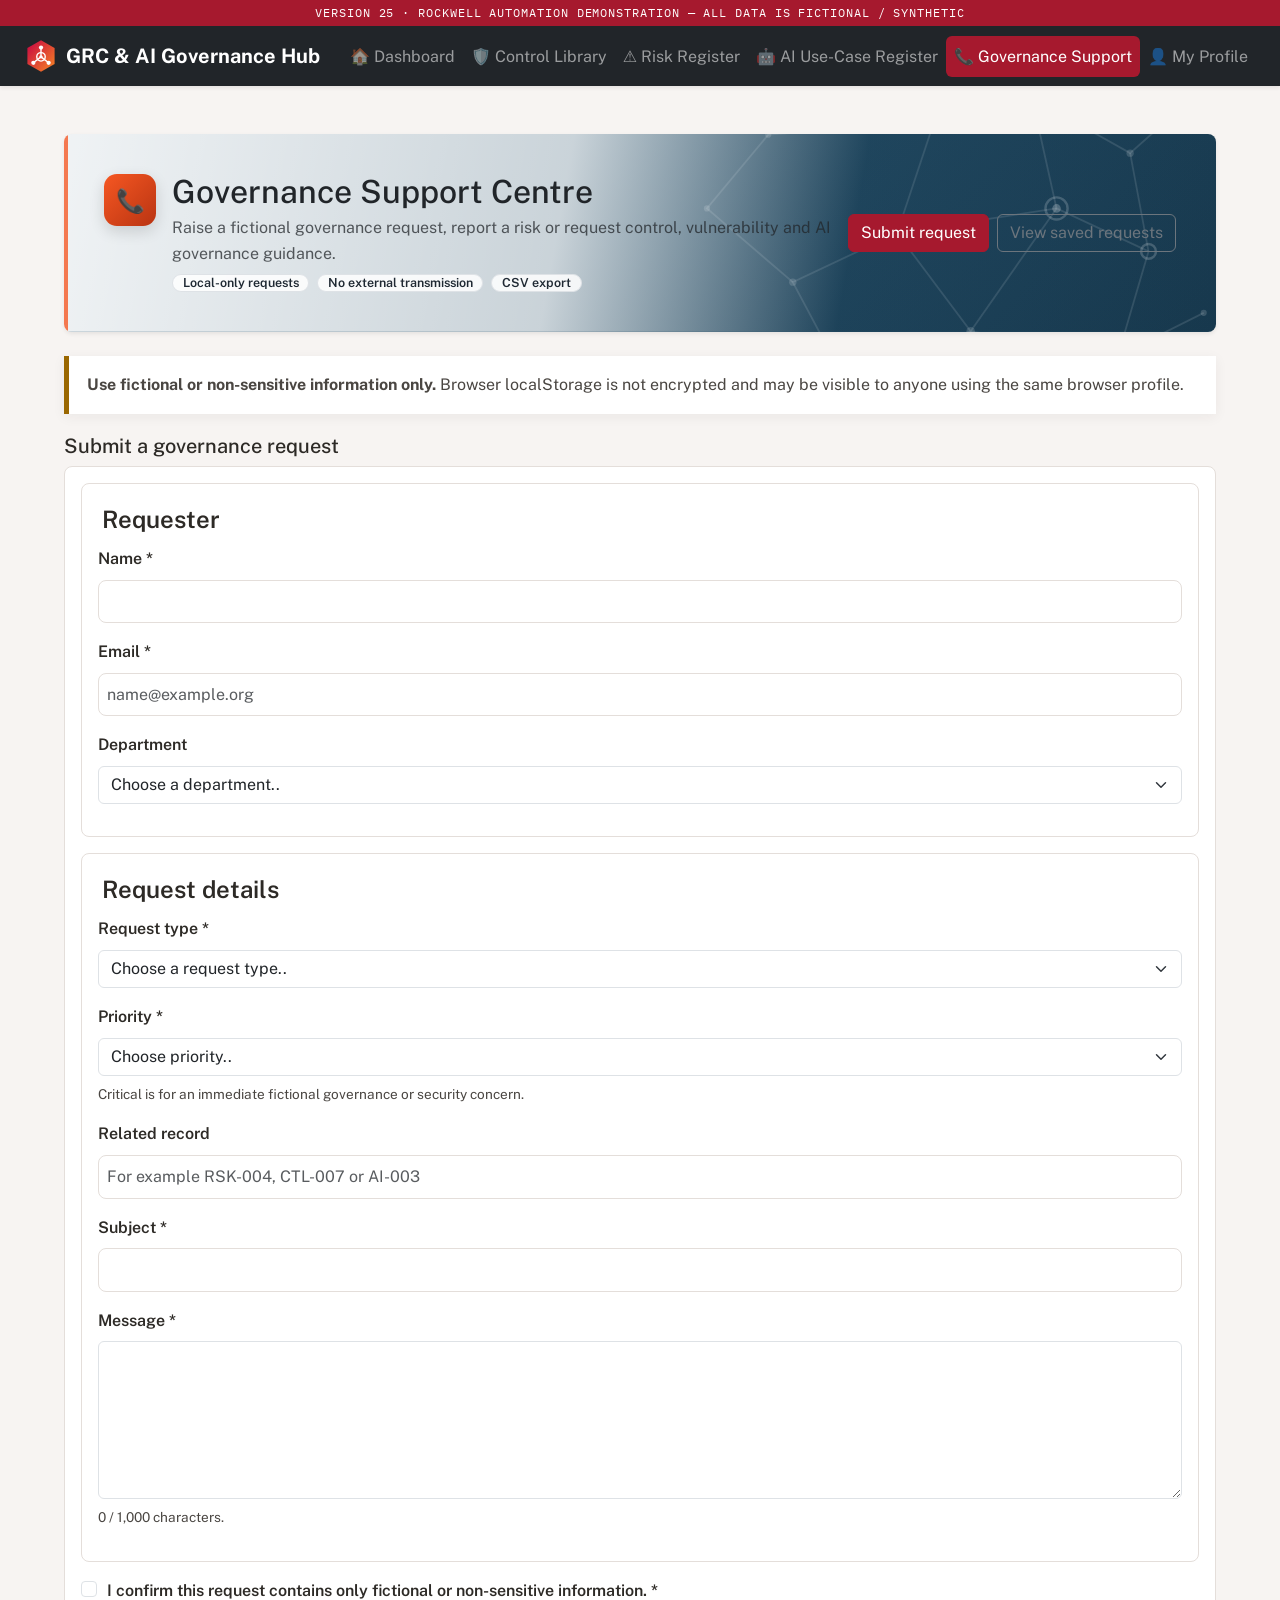
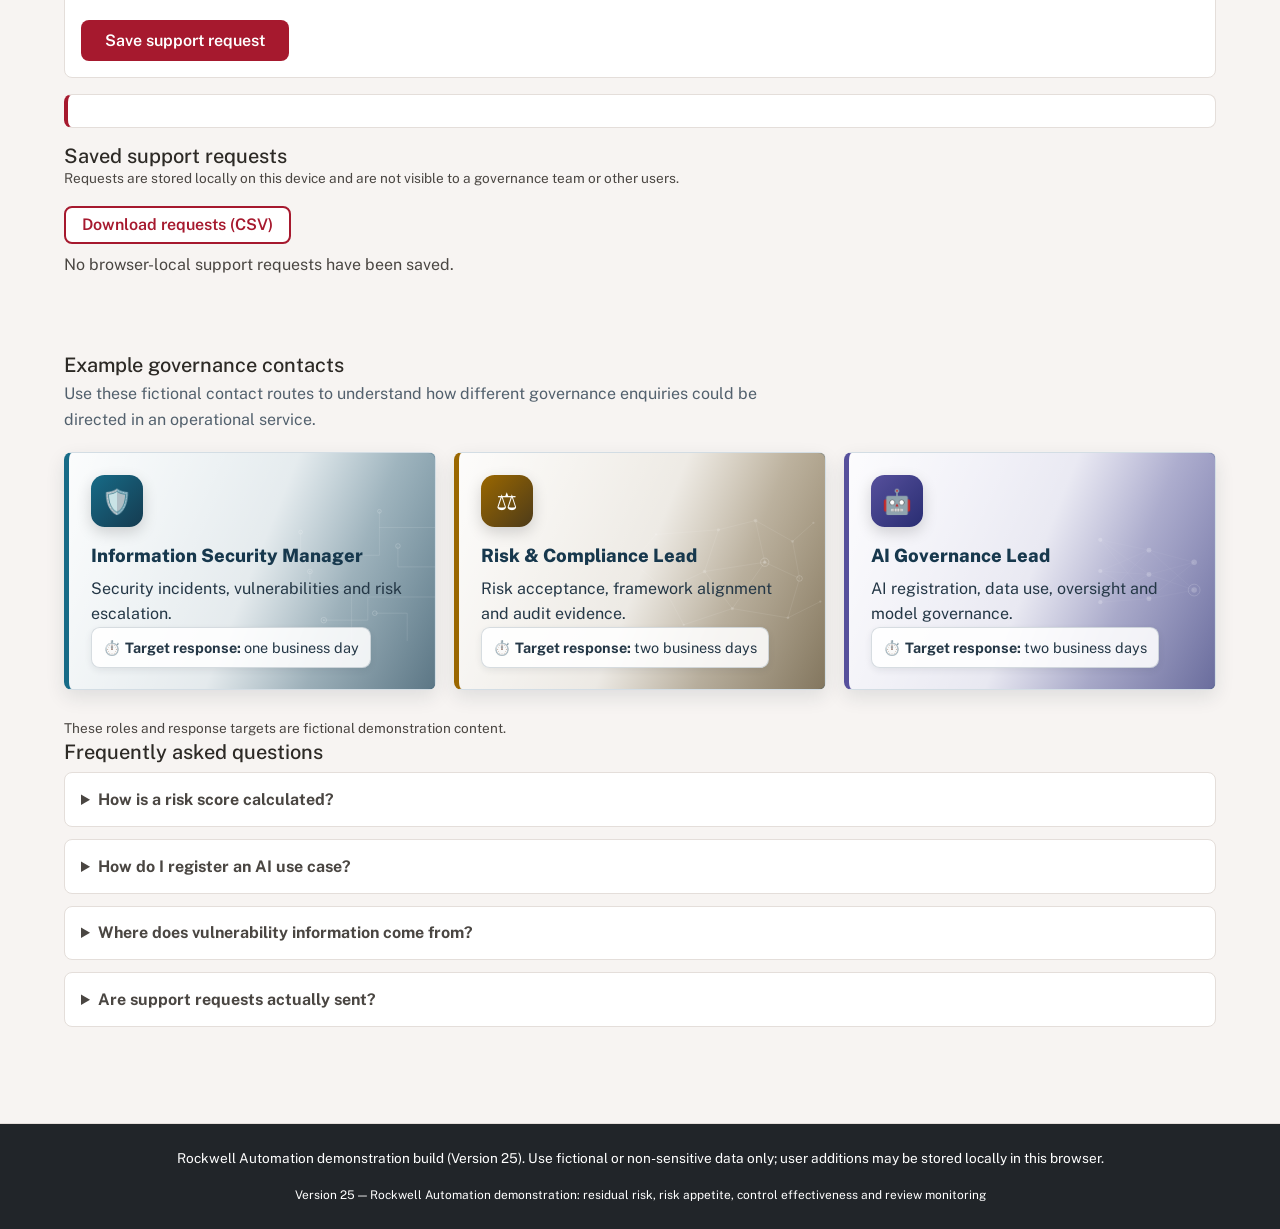
<file: governance-support.html>
<!DOCTYPE html>

<!-- GRC & AI Governance Hub - Version 25 (Rockwell Automation demonstration)

   Demonstration build derived from the Version 23.4 academic prototype.
   Version 25 extensions (inherent/residual risk, risk appetite and treatment,
   clause-level framework mapping, control design/operating effectiveness and
   risk review monitoring) were developed and will continue to evolve with GTC 
   team support
   All data is fictional / synthetic. Not an official Rockwell Automation system. -->

<html lang="en-GB">

<head>

<!-- Character encoding and responsive viewport settings. -->
<meta charset="utf-8"/>
<meta content="width=device-width, initial-scale=1.0" name="viewport"/>

<title>Governance Support Centre - GRC & AI Governance Control Hub | Version 25 Rockwell Automation Demo</title>

<!-- Describes the page for search engines and browser previews. -->
<meta content="Raise fictional governance requests, report risks and ask for control, vulnerability or AI governance support. Version 25 Rockwell Automation demonstration build using Bootstrap 5." name="description"/>

<!-- Site icon and external fonts. -->
<link href="images/logo-mark.svg" rel="icon" type="image/svg+xml"/>
<link href="https://fonts.googleapis.com" rel="preconnect"/>
<link href="https://fonts.googleapis.com/css2?family=Public+Sans:wght@400;600;700&family=IBM+Plex+Mono:wght@400;600&display=swap" rel="stylesheet"/>

<!-- Bootstrap provides responsive layout and interface components. -->
<link crossorigin="anonymous" href="https://cdn.jsdelivr.net/npm/bootstrap@5.3.8/dist/css/bootstrap.min.css" integrity="sha384-sRIl4kxILFvY47J16cr9ZwB07vP4J8+LH7qKQnuqkuIAvNWLzeN8tE5YBujZqJLB" rel="stylesheet"/>

<!-- Application-specific styles. -->
<link href="css/styles.css" rel="stylesheet"/>

</head>

<body>

<!-- Keyboard shortcut to bypass repeated navigation. -->
<a class="skip-link" href="#main-content">Skip to main content</a>

<!-- Identifies the site as a demonstration build using fictional data. -->
<p class="prototype-banner mb-0 py-1 px-3">
Version 25 · Rockwell Automation demonstration — all data is fictional / synthetic
</p>

<!-- Responsive Bootstrap navigation. -->
<nav aria-label="Main navigation" class="navbar navbar-expand-lg navbar-dark bg-dark sticky-top shadow-sm">

<div class="container-fluid px-3 px-lg-4">

<a class="navbar-brand d-flex align-items-center gap-2 fw-bold" href="index.html">
<img alt="" height="34" src="images/logo-mark.svg" width="34"/>
GRC & AI Governance Hub
</a>

<!-- Collapses navigation on smaller screens. -->
<button
aria-controls="site-nav"
aria-expanded="false"
aria-label="Toggle navigation"
class="navbar-toggler"
data-bs-target="#site-nav"
data-bs-toggle="collapse"
type="button">
<span class="navbar-toggler-icon"></span>
</button>

<div class="collapse navbar-collapse" id="site-nav">

<ul class="navbar-nav ms-auto mb-2 mb-lg-0">

<li class="nav-item">
<a class="nav-link" href="index.html">
<span aria-hidden="true">🏠</span> Dashboard
</a>
</li>

<li class="nav-item">
<a class="nav-link" href="controls.html">
<span aria-hidden="true">🛡️</span> Control Library
</a>
</li>

<li class="nav-item">
<a class="nav-link" href="risks.html">
<span aria-hidden="true">⚠️</span> Risk Register
</a>
</li>

<li class="nav-item">
<a class="nav-link" href="ai-register.html">
<span aria-hidden="true">🤖</span> AI Use-Case Register
</a>
</li>

<!-- aria-current identifies the active page for assistive technology. -->
<li class="nav-item">
<a aria-current="page" class="nav-link active" href="governance-support.html">
<span aria-hidden="true">📞</span> Governance Support
</a>
</li>

<li class="nav-item">
<a class="nav-link" href="my-profile.html">
<span aria-hidden="true">👤</span> My Profile
</a>
</li>

</ul>

</div>
</div>
</nav>


<!-- Main page content targeted by the skip link. -->
<main class="container py-4 py-lg-5" id="main-content">


<!-- Page heading and primary actions. -->
<header class="page-header page-header--support card border-0 shadow-sm mb-4">

<div class="card-body p-3 p-md-4">

<div class="d-flex flex-column flex-lg-row align-items-lg-center justify-content-between gap-3">

<div class="d-flex align-items-start gap-3 flex-grow-1">

<!-- Decorative icon hidden from assistive technology. -->
<div aria-hidden="true" class="page-header-icon">📞</div>

<div class="page-header-copy">

<h1 class="h2 mb-1">Governance Support Centre</h1>

<p class="text-body-secondary mb-2">
Raise a fictional governance request, report a risk or request control, vulnerability and AI governance guidance.
</p>

<!-- Short labels summarise the prototype's data-handling behaviour. -->
<div class="d-flex flex-wrap gap-2 page-header-badges">

<span class="badge rounded-pill text-bg-light border">
Local-only requests
</span>

<span class="badge rounded-pill text-bg-light border">
No external transmission
</span>

<span class="badge rounded-pill text-bg-light border">
CSV export
</span>

</div>
</div>
</div>

<!-- Direct links to key sections of the page. -->
<div class="d-flex flex-wrap gap-2 page-header-actions">

<a class="btn btn-primary" href="#request-heading">
Submit request
</a>

<a class="btn btn-outline-secondary" href="#saved-heading">
View saved requests
</a>

</div>

</div>
</div>
</header>


<!-- Warns users not to enter sensitive information into browser storage. -->
<div class="notice notice--warning" role="note">

<strong>
Use fictional or non-sensitive information only.
</strong>

Browser localStorage is not encrypted and may be visible to anyone using
the same browser profile.

</div>


<!-- Governance request form. -->
<section aria-labelledby="request-heading">

<h2 id="request-heading">
Submit a governance request
</h2>

<form id="support-form">


<!-- Groups requester identity fields semantically. -->
<fieldset>

<legend>
Requester
</legend>

<label class="form-label" for="requester-name">
Name *
</label>

<!-- Native validation requires at least two characters. -->
<input
autocomplete="name"
class="form-control"
id="requester-name"
maxlength="80"
minlength="2"
name="requester-name"
required=""
type="text"/>


<label class="form-label" for="requester-email">
Email *
</label>

<!-- Email input provides native format validation. -->
<input
autocomplete="email"
class="form-control"
id="requester-email"
maxlength="120"
name="requester-email"
placeholder="name@example.org"
required=""
type="email"/>


<label class="form-label" for="requester-department">
Department
</label>

<!-- Select is suitable for a fixed list of department options. -->
<select
class="form-select"
id="requester-department"
name="requester-department">

<option value="">
Choose a department..
</option>

<option>
IT & Security
</option>

<option>
Operations
</option>

<option>
Engineering
</option>

<option>
Corporate functions
</option>

<option>
Academic / assessment
</option>

</select>

</fieldset>


<!-- Groups the governance request details. -->
<fieldset>

<legend>
Request details
</legend>


<label class="form-label" for="request-type">
Request type *
</label>

<!-- Required select limits requests to predefined support categories. -->
<select
class="form-select"
id="request-type"
name="request-type"
required="">

<option value="">
Choose a request type..
</option>

<option value="report-risk">
Report a risk
</option>

<option value="suggest-control">
Suggest or review a control
</option>

<option value="ai-governance">
AI governance question
</option>

<option value="vulnerability">
Vulnerability / CVE query
</option>

<option value="compliance">
Compliance guidance
</option>

<option value="training">
Training request
</option>

<option value="technical">
Technical issue
</option>

<option value="feedback">
General feedback
</option>

</select>


<label class="form-label" for="request-priority">
Priority *
</label>

<select
class="form-select"
id="request-priority"
name="request-priority"
required="">

<option value="">
Choose priority..
</option>

<option value="Low">
Low
</option>

<option value="Medium">
Medium
</option>

<option value="High">
High
</option>

<option value="Critical">
Critical
</option>

</select>

<!-- Clarifies that priority levels relate to fictional scenarios only. -->
<p class="form-hint">
Critical is for an immediate fictional governance or security concern.
</p>


<label class="form-label" for="related-record">
Related record
</label>

<!-- Allows traceability to a related risk, control or AI record. -->
<input
class="form-control"
id="related-record"
maxlength="40"
name="related-record"
placeholder="For example RSK-004, CTL-007 or AI-003"
type="text"/>


<label class="form-label" for="request-subject">
Subject *
</label>

<input
class="form-control"
id="request-subject"
maxlength="120"
minlength="5"
name="request-subject"
required=""
type="text"/>


<label class="form-label" for="request-message">
Message *
</label>

<!-- Length limits support validation and prevent excessive local data entry. -->
<textarea
class="form-control"
id="request-message"
maxlength="1000"
minlength="20"
name="request-message"
required=""
rows="6"></textarea>

<!-- JavaScript updates the visible character count while typing. -->
<p class="form-hint">
<output for="request-message" id="message-count">0</output>
/ 1,000 characters.
</p>

</fieldset>


<!-- Explicit confirmation reduces the chance of sensitive information being stored. -->
<label
class="checkbox-option consent-option form-label"
for="privacy-confirmation">

<input
class="form-check-input"
id="privacy-confirmation"
name="privacy-confirmation"
required=""
type="checkbox"/>

I confirm this request contains only fictional or non-sensitive information. *

</label>


<button class="btn btn-primary" type="submit">
Save support request
</button>

</form>


<!-- Announces save feedback without moving keyboard focus. -->
<div
aria-live="polite"
class="results-region"
id="support-feedback">
</div>

</section>


<!-- Locally stored demonstration requests. -->
<section aria-labelledby="saved-heading">

<h2 id="saved-heading">
Saved support requests
</h2>

<p class="form-hint">
Requests are stored locally on this device and are not visible to a governance team or other users.
</p>

<!-- Actions operate only on browser-local request data. -->
<p class="table-actions">

<button
class="toggle-button btn btn-primary"
id="download-support"
type="button">
Download requests (CSV)
</button>

<!-- Hidden until at least one local request exists. -->
<button
class="toggle-button btn btn-primary"
hidden=""
id="clear-support"
type="button">
Clear saved requests
</button>

</p>

<!-- Dynamically rendered requests are announced when the list changes. -->
<div
aria-live="polite"
class="support-request-list"
id="support-request-list">
</div>

</section>


<!-- Fictional contact routes demonstrate possible governance ownership. -->
<section
aria-labelledby="contacts-heading"
class="support-contacts-section">

<h2 id="contacts-heading">
Example governance contacts
</h2>

<p class="section-intro">
Use these fictional contact routes to understand how different governance enquiries could be directed in an operational service.
</p>

<div class="support-contact-grid">


<article class="support-contact-card support-contact-card--security">

<div aria-hidden="true" class="support-contact-icon">
🛡️
</div>

<div class="support-contact-content">

<h3>
Information Security Manager
</h3>

<p>
Security incidents, vulnerabilities and risk escalation.
</p>

<p class="support-response">

<span aria-hidden="true">
⏱️
</span>

<strong>
Target response:
</strong>

one business day

</p>

</div>
</article>


<article class="support-contact-card support-contact-card--risk">

<div aria-hidden="true" class="support-contact-icon">
⚖️
</div>

<div class="support-contact-content">

<h3>
Risk &amp; Compliance Lead
</h3>

<p>
Risk acceptance, framework alignment and audit evidence.
</p>

<p class="support-response">

<span aria-hidden="true">
⏱️
</span>

<strong>
Target response:
</strong>

two business days

</p>

</div>
</article>


<article class="support-contact-card support-contact-card--ai">

<div aria-hidden="true" class="support-contact-icon">
🤖
</div>

<div class="support-contact-content">

<h3>
AI Governance Lead
</h3>

<p>
AI registration, data use, oversight and model governance.
</p>

<p class="support-response">

<span aria-hidden="true">
⏱️
</span>

<strong>
Target response:
</strong>

two business days

</p>

</div>
</article>

</div>

<!-- Makes clear that contact roles and service levels are illustrative. -->
<p class="form-hint support-contact-note">
These roles and response targets are fictional demonstration content.
</p>

</section>


<!-- Native details elements provide expandable FAQ content without JavaScript. -->
<section aria-labelledby="faq-heading">

<h2 id="faq-heading">
Frequently asked questions
</h2>

<div class="faq-list">


<details>

<summary>
How is a risk score calculated?
</summary>

<p>
Risk score is likelihood multiplied by impact. The prototype groups attainable scores into Low, Medium and High bands.
</p>

</details>


<details>

<summary>
How do I register an AI use case?
</summary>

<p>
Open the AI Use-Case Register, provide fictional tool and ownership information, choose the data category and oversight arrangements, then submit the form.
</p>

</details>


<details>

<summary>
Where does vulnerability information come from?
</summary>

<p>
The Risk Register combines a CIRCL CVE lookup with FIRST EPSS information when the public services are available.
</p>

</details>


<details>

<summary>
Are support requests actually sent?
</summary>

<p>
No. This prototype stores requests only in localStorage for demonstration. A production implementation would use authenticated server-side processing and an auditable case-management platform.
</p>

</details>


</div>
</section>

</main>


<!-- Shared prototype footer. -->
<footer class="site-footer bg-dark text-white text-center py-4 px-3 mt-5">

<p>
Rockwell Automation demonstration build (Version 25). Use fictional or non-sensitive data only; user additions may be stored locally in this browser.
</p>

<p class="small mb-0">
Version 25 — Rockwell Automation demonstration: residual risk, risk appetite, control effectiveness and review monitoring
</p>

</footer>


<!-- Bootstrap enables responsive navigation and interactive components. -->
<script
crossorigin="anonymous"
integrity="sha384-FKyoEForCGlyvwx9Hj09JcYn3nv7wiPVlz7YYwJrWVcXK/BmnVDxM+D2scQbITxI"
src="https://cdn.jsdelivr.net/npm/bootstrap@5.3.8/dist/js/bootstrap.bundle.min.js">
</script>

<!-- Shared application utilities. -->
<script src="js/main.js"></script>

<!-- Governance Support workflow. -->
<script src="js/support.js"></script>

</body>

</html>
</file>
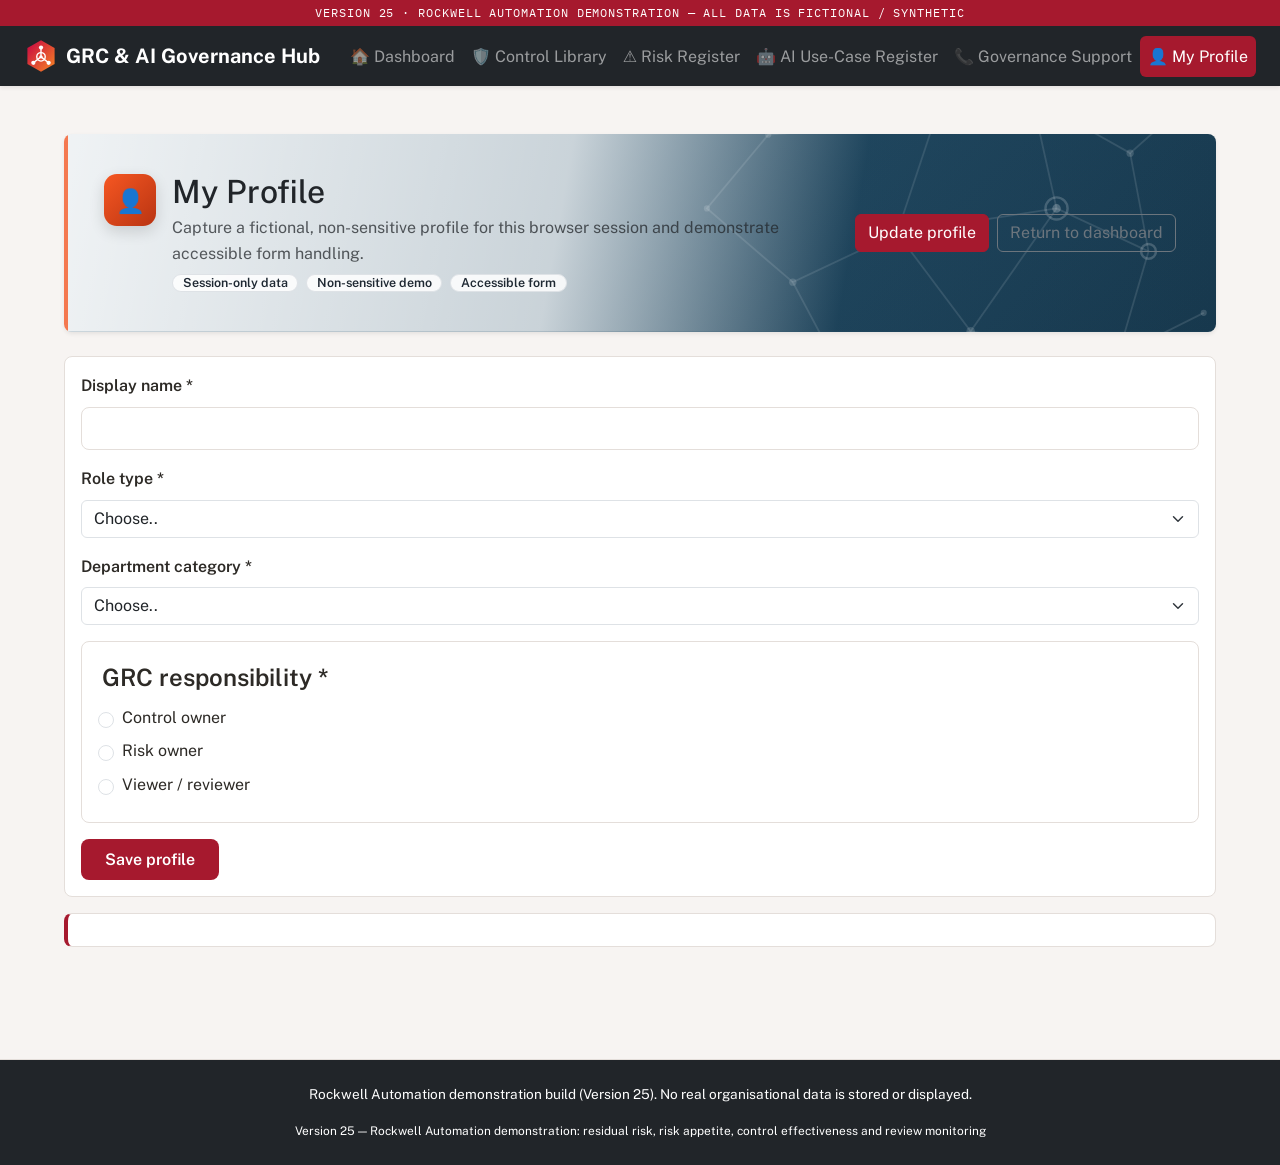
<file: my-profile.html>
<!DOCTYPE html>

<!-- GRC & AI Governance Hub - Version 25 (Rockwell Automation demonstration)

   Demonstration build derived from the Version 23.4 academic prototype.
   Version 25 extensions (inherent/residual risk, risk appetite and treatment,
   clause-level framework mapping, control design/operating effectiveness and
   risk review monitoring) were developed and will continue to evolve with GTC 
   team support
   All data is fictional / synthetic. Not an official Rockwell Automation system. -->

<html lang="en-GB">

<head>
    <meta charset="utf-8"/>

    <!-- Ensures responsive scaling on mobile devices -->
    <meta content="width=device-width, initial-scale=1.0" name="viewport"/>

    <title>My Profile - GRC & AI Governance Control Hub | Version 25 Rockwell Automation Demo</title>

    <meta
        content="Capture a simple demonstration user profile for the demonstration build. Version 25 Rockwell Automation demonstration build using Bootstrap 5."
        name="description"/>

    <!-- Site icon and web fonts -->
    <link href="images/logo-mark.svg" rel="icon" type="image/svg+xml"/>
    <link href="https://fonts.googleapis.com" rel="preconnect"/>
    <link
        href="https://fonts.googleapis.com/css2?family=Public+Sans:wght@400;600;700&family=IBM+Plex+Mono:wght@400;600&display=swap"
        rel="stylesheet"/>

    <!-- Bootstrap framework and custom site styles -->
    <link
        crossorigin="anonymous"
        href="https://cdn.jsdelivr.net/npm/bootstrap@5.3.8/dist/css/bootstrap.min.css"
        integrity="sha384-sRIl4kxILFvY47J16cr9ZwB07vP4J8+LH7qKQnuqkuIAvNWLzeN8tE5YBujZqJLB"
        rel="stylesheet"/>

    <link href="css/styles.css" rel="stylesheet"/>
</head>

<body>

    <!-- Keyboard shortcut to bypass repeated navigation -->
    <a class="skip-link" href="#main-content">
        Skip to main content
    </a>

    <!-- Identifies the page as a demonstration build -->
    <p class="prototype-banner mb-0 py-1 px-3">
        Version 25 · Rockwell Automation demonstration — all data is fictional / synthetic
    </p>

    <!-- Responsive Bootstrap navigation -->
    <nav
        aria-label="Main navigation"
        class="navbar navbar-expand-lg navbar-dark bg-dark sticky-top shadow-sm">

        <div class="container-fluid px-3 px-lg-4">

            <a
                class="navbar-brand d-flex align-items-center gap-2 fw-bold"
                href="index.html">

                <img
                    alt=""
                    height="34"
                    src="images/logo-mark.svg"
                    width="34"/>

                GRC & AI Governance Hub
            </a>

            <!-- Collapses navigation on smaller screens -->
            <button
                aria-controls="site-nav"
                aria-expanded="false"
                aria-label="Toggle navigation"
                class="navbar-toggler"
                data-bs-target="#site-nav"
                data-bs-toggle="collapse"
                type="button">

                <span class="navbar-toggler-icon"></span>
            </button>

            <div
                class="collapse navbar-collapse"
                id="site-nav">

                <ul class="navbar-nav ms-auto mb-2 mb-lg-0">

                    <li class="nav-item">
                        <a class="nav-link" href="index.html">
                            <span aria-hidden="true">🏠</span>
                            Dashboard
                        </a>
                    </li>

                    <li class="nav-item">
                        <a class="nav-link" href="controls.html">
                            <span aria-hidden="true">🛡️</span>
                            Control Library
                        </a>
                    </li>

                    <li class="nav-item">
                        <a class="nav-link" href="risks.html">
                            <span aria-hidden="true">⚠️</span>
                            Risk Register
                        </a>
                    </li>

                    <li class="nav-item">
                        <a class="nav-link" href="ai-register.html">
                            <span aria-hidden="true">🤖</span>
                            AI Use-Case Register
                        </a>
                    </li>

                    <li class="nav-item">
                        <a class="nav-link" href="governance-support.html">
                            <span aria-hidden="true">📞</span>
                            Governance Support
                        </a>
                    </li>

                    <li class="nav-item">
                        <a
                            aria-current="page"
                            class="nav-link active"
                            href="my-profile.html">

                            <span aria-hidden="true">👤</span>
                            My Profile
                        </a>
                    </li>

                </ul>
            </div>
        </div>
    </nav>

    <main
        class="container py-4 py-lg-5"
        id="main-content">

        <!-- Page heading and primary actions -->
        <header
            class="page-header page-header--profile card border-0 shadow-sm mb-4">

            <div class="card-body p-3 p-md-4">

                <div
                    class="d-flex flex-column flex-lg-row align-items-lg-center justify-content-between gap-3">

                    <div class="d-flex align-items-start gap-3 flex-grow-1">

                        <div
                            aria-hidden="true"
                            class="page-header-icon">
                            👤
                        </div>

                        <div class="page-header-copy">

                            <h1 class="h2 mb-1">
                                My Profile
                            </h1>

                            <p class="text-body-secondary mb-2">
                                Capture a fictional, non-sensitive profile for this
                                browser session and demonstrate accessible form handling.
                            </p>

                            <div class="d-flex flex-wrap gap-2 page-header-badges">

                                <span class="badge rounded-pill text-bg-light border">
                                    Session-only data
                                </span>

                                <span class="badge rounded-pill text-bg-light border">
                                    Non-sensitive demo
                                </span>

                                <span class="badge rounded-pill text-bg-light border">
                                    Accessible form
                                </span>

                            </div>
                        </div>
                    </div>

                    <div class="d-flex flex-wrap gap-2 page-header-actions">

                        <a
                            class="btn btn-primary"
                            href="#profile-form">
                            Update profile
                        </a>

                        <a
                            class="btn btn-outline-secondary"
                            href="index.html">
                            Return to dashboard
                        </a>

                    </div>
                </div>
            </div>
        </header>

        <!-- Accessible form used to capture a simple demonstration profile -->
        <form id="profile-form">

            <label
                class="form-label"
                for="display-name">
                Display name *
            </label>

            <!-- Native validation requires at least two characters -->
            <input
                autocomplete="name"
                class="form-control"
                id="display-name"
                minlength="2"
                name="display-name"
                required=""
                type="text"/>

            <label
                class="form-label"
                for="role-type">
                Role type *
            </label>

            <!-- Select is suitable for a fixed list of role types -->
            <select
                class="form-select"
                id="role-type"
                name="role-type"
                required="">

                <option value="">Choose..</option>
                <option value="tutor">Module tutor</option>
                <option value="student">Student</option>
                <option value="grc">GRC practitioner (demo)</option>
                <option value="auditor">Auditor (demo)</option>

            </select>

            <label
                class="form-label"
                for="department">
                Department category *
            </label>

            <!-- Controlled values keep department categories consistent -->
            <select
                class="form-select"
                id="department"
                name="department"
                required="">

                <option value="">Choose..</option>
                <option value="it-security">IT & Security</option>
                <option value="operations">Operations</option>
                <option value="engineering">Engineering</option>
                <option value="corporate">Corporate functions</option>

            </select>

            <!-- Radio buttons allow one GRC responsibility to be selected -->
            <fieldset>

                <legend>
                    GRC responsibility *
                </legend>

                <div class="radio-option">

                    <input
                        class="form-check-input"
                        id="resp-owner"
                        name="grc-responsibility"
                        required=""
                        type="radio"
                        value="control-owner"/>

                    <label
                        class="form-label"
                        for="resp-owner">
                        Control owner
                    </label>

                </div>

                <div class="radio-option">

                    <input
                        class="form-check-input"
                        id="resp-risk"
                        name="grc-responsibility"
                        type="radio"
                        value="risk-owner"/>

                    <label
                        class="form-label"
                        for="resp-risk">
                        Risk owner
                    </label>

                </div>

                <div class="radio-option">

                    <input
                        class="form-check-input"
                        id="resp-viewer"
                        name="grc-responsibility"
                        type="radio"
                        value="viewer"/>

                    <label
                        class="form-label"
                        for="resp-viewer">
                        Viewer / reviewer
                    </label>

                </div>

            </fieldset>

            <button
                class="btn btn-primary"
                type="submit">
                Save profile
            </button>

        </form>

        <!-- Announces save feedback without moving keyboard focus -->
        <div
            aria-live="polite"
            class="results-region"
            id="profile-feedback">
        </div>

    </main>

    <!-- Site footer -->
    <footer
        class="site-footer bg-dark text-white text-center py-4 px-3 mt-5">

        <p>
            Rockwell Automation demonstration build (Version 25).
            No real organisational data is stored or displayed.
        </p>

        <p class="small mb-0">
            Version 25 — Rockwell Automation demonstration: residual risk, risk appetite, control effectiveness and review monitoring
        </p>

    </footer>

    <!-- Bootstrap behaviour and profile JavaScript -->
    <script
        crossorigin="anonymous"
        integrity="sha384-FKyoEForCGlyvwx9Hj09JcYn3nv7wiPVlz7YYwJrWVcXK/BmnVDxM+D2scQbITxI"
        src="https://cdn.jsdelivr.net/npm/bootstrap@5.3.8/dist/js/bootstrap.bundle.min.js">
    </script>

    <script src="js/main.js"></script>
    <script src="js/profile.js"></script>

</body>
</html>
</file>
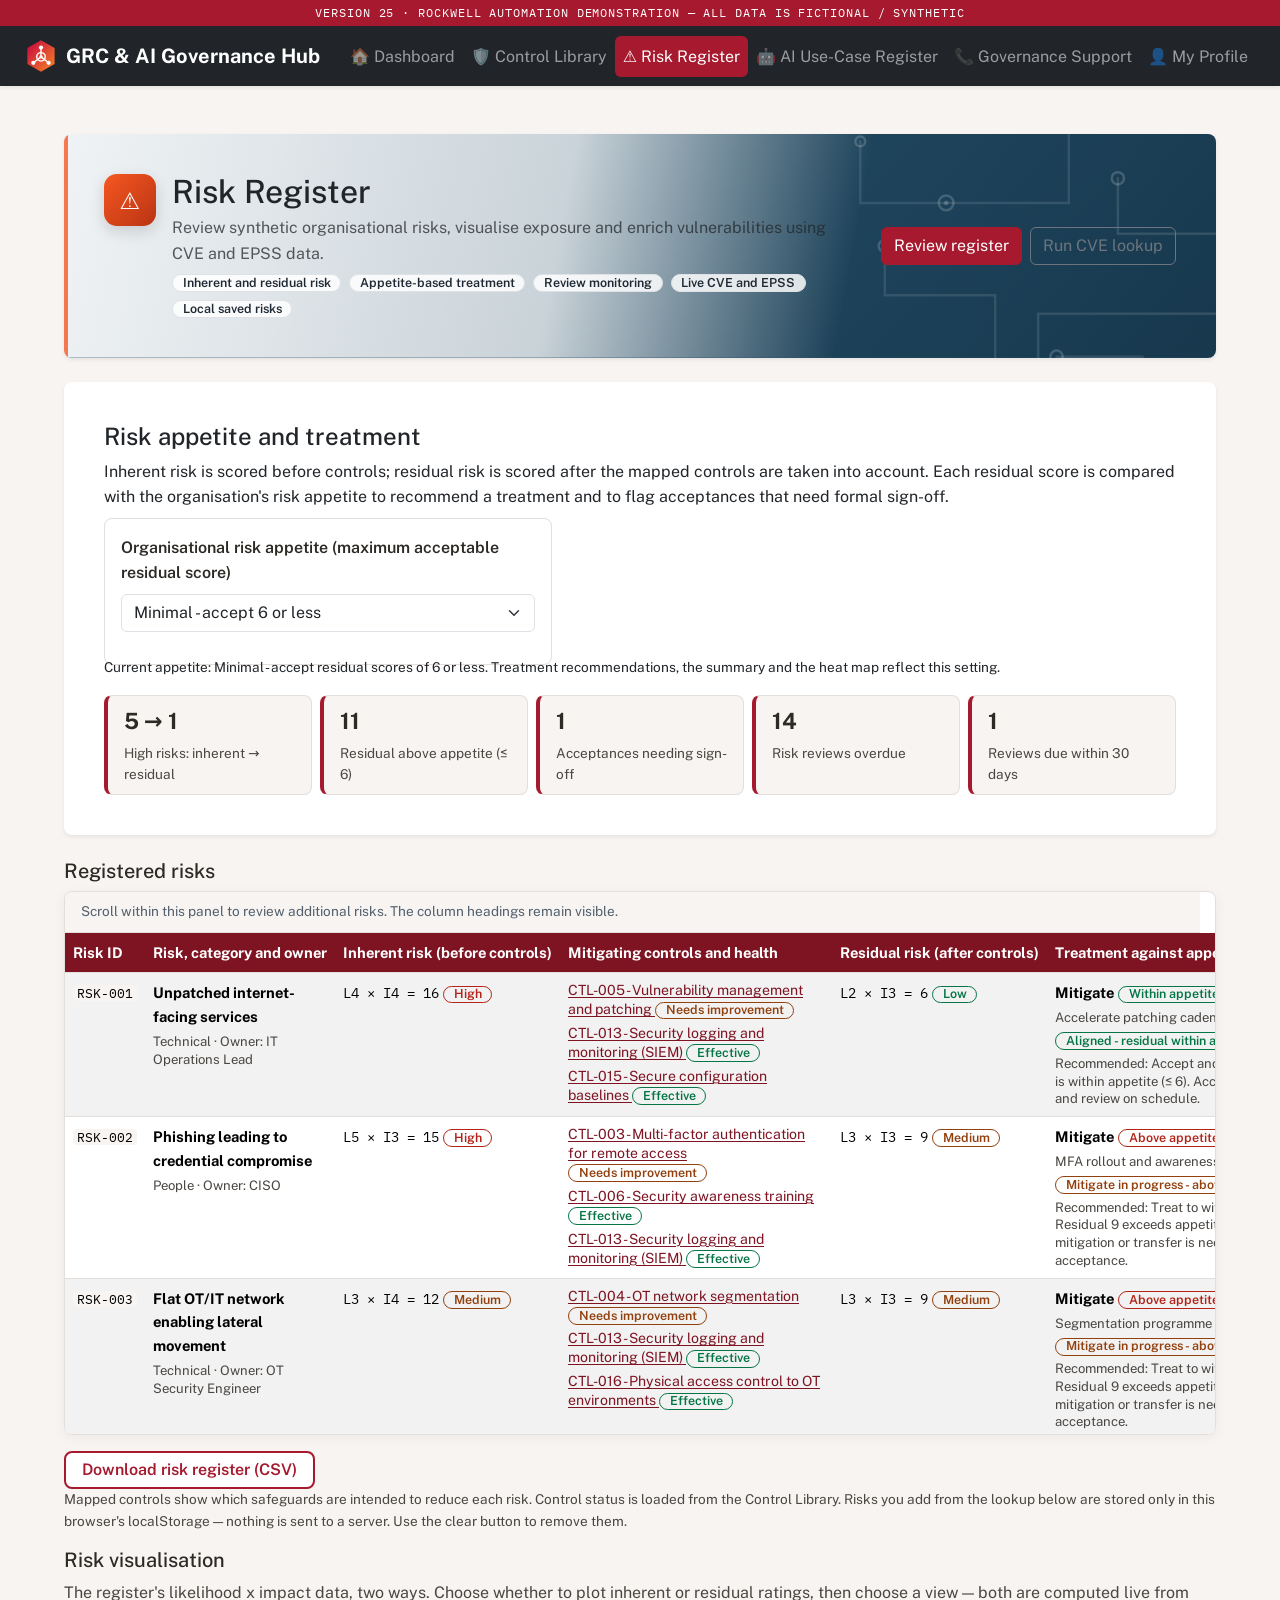
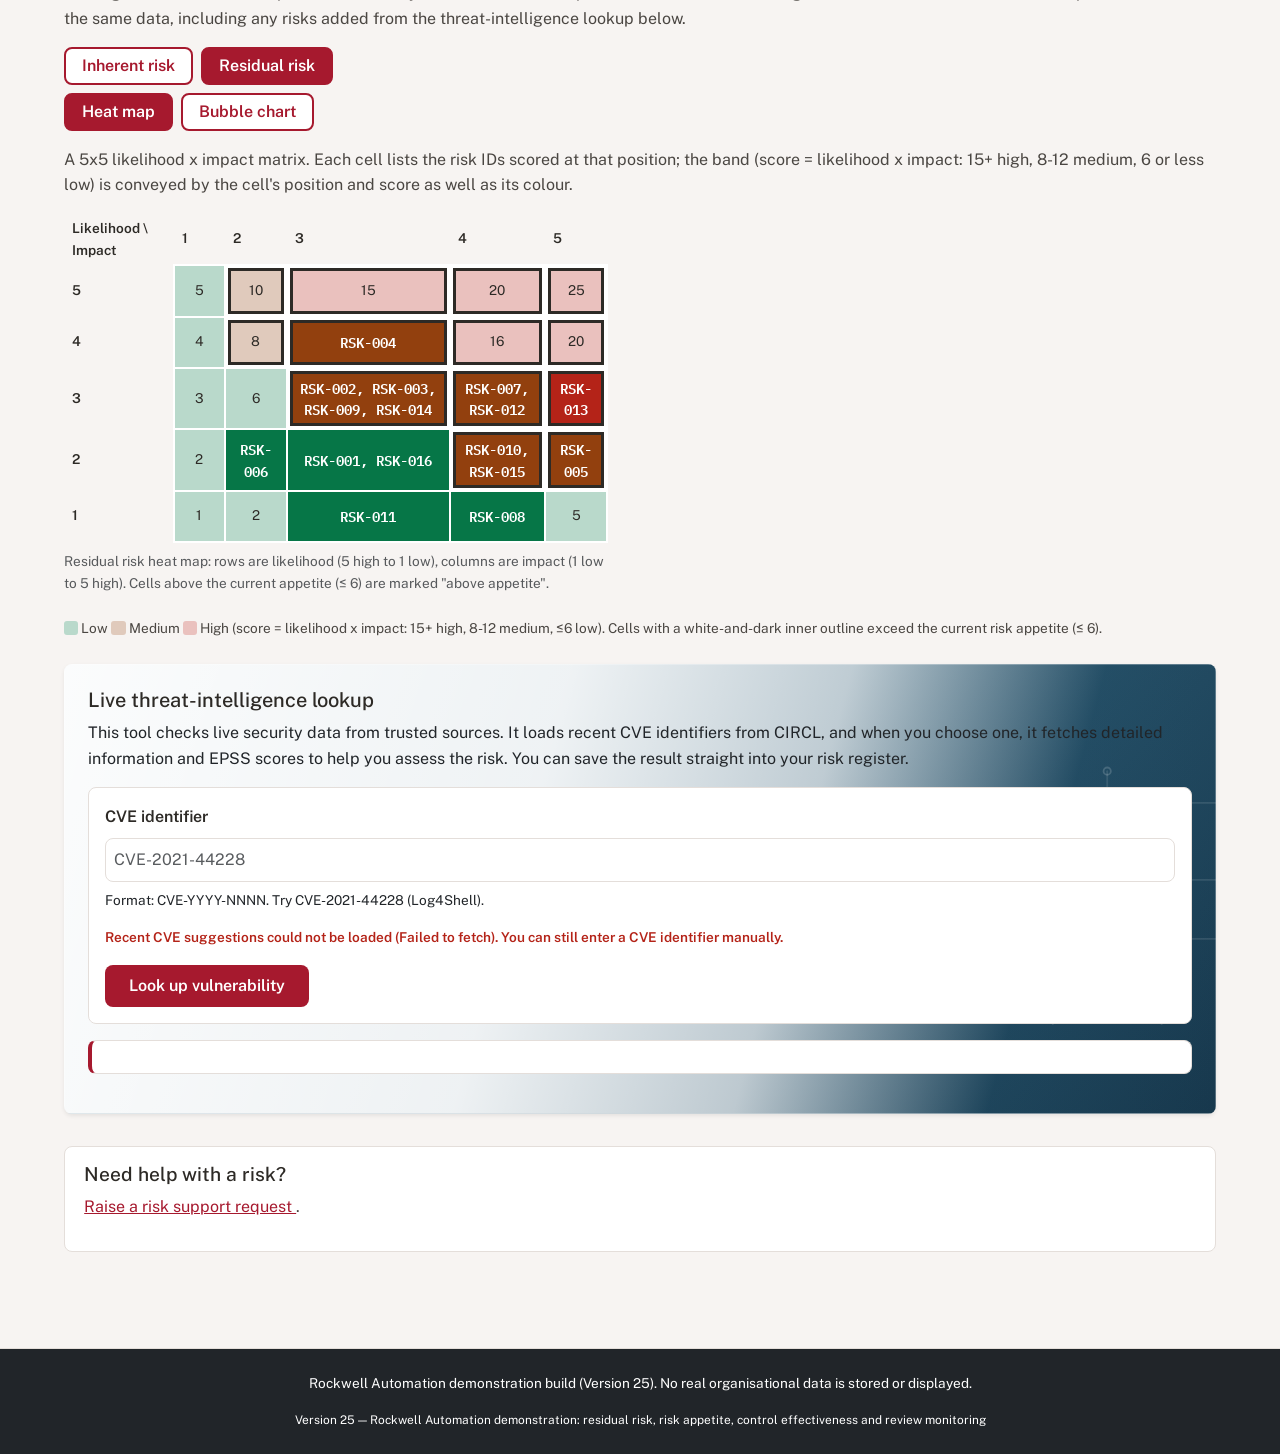
<file: risks.html>
<!DOCTYPE html>

<!-- GRC & AI Governance Hub - Version 25 (Rockwell Automation demonstration)

   Demonstration build derived from the Version 23.4 academic prototype.
   Version 25 extensions (inherent/residual risk, risk appetite and treatment,
   clause-level framework mapping, control design/operating effectiveness and
   risk review monitoring) were developed and will continue to evolve with GTC 
   team support
   All data is fictional / synthetic. Not an official Rockwell Automation system. -->

<html lang="en-GB">

<head>
    <meta charset="utf-8"/>

    <!-- Ensures responsive scaling on mobile devices -->
    <meta content="width=device-width, initial-scale=1.0" name="viewport"/>

    <title>Risk Register - GRC & AI Governance Control Hub | Version 25 Rockwell Automation Demo</title>

    <meta
        content="Synthetic risk register with a live CVE and EPSS threat-intelligence lookup. Version 25 Rockwell Automation demonstration build using Bootstrap 5."
        name="description"/>

    <!-- Site icon and web fonts -->
    <link href="images/logo-mark.svg" rel="icon" type="image/svg+xml"/>
    <link href="https://fonts.googleapis.com" rel="preconnect"/>
    <link
        href="https://fonts.googleapis.com/css2?family=Public+Sans:wght@400;600;700&family=IBM+Plex+Mono:wght@400;600&display=swap"
        rel="stylesheet"/>

    <!-- Bootstrap framework and custom site styles -->
    <link
        crossorigin="anonymous"
        href="https://cdn.jsdelivr.net/npm/bootstrap@5.3.8/dist/css/bootstrap.min.css"
        integrity="sha384-sRIl4kxILFvY47J16cr9ZwB07vP4J8+LH7qKQnuqkuIAvNWLzeN8tE5YBujZqJLB"
        rel="stylesheet"/>

    <link href="css/styles.css" rel="stylesheet"/>
</head>

<body>

    <!-- Keyboard shortcut to bypass repeated navigation -->
    <a class="skip-link" href="#main-content">
        Skip to main content
    </a>

    <!-- Identifies the page as a demonstration build -->
    <p class="prototype-banner mb-0 py-1 px-3">
        Version 25 · Rockwell Automation demonstration — all data is fictional / synthetic
    </p>

    <!-- Responsive Bootstrap navigation -->
    <nav
        aria-label="Main navigation"
        class="navbar navbar-expand-lg navbar-dark bg-dark sticky-top shadow-sm">

        <div class="container-fluid px-3 px-lg-4">

            <a
                class="navbar-brand d-flex align-items-center gap-2 fw-bold"
                href="index.html">

                <img
                    alt=""
                    height="34"
                    src="images/logo-mark.svg"
                    width="34"/>

                GRC & AI Governance Hub
            </a>

            <!-- Collapses navigation on smaller screens -->
            <button
                aria-controls="site-nav"
                aria-expanded="false"
                aria-label="Toggle navigation"
                class="navbar-toggler"
                data-bs-target="#site-nav"
                data-bs-toggle="collapse"
                type="button">

                <span class="navbar-toggler-icon"></span>
            </button>

            <div
                class="collapse navbar-collapse"
                id="site-nav">

                <ul class="navbar-nav ms-auto mb-2 mb-lg-0">

                    <li class="nav-item">
                        <a class="nav-link" href="index.html">
                            <span aria-hidden="true">🏠</span>
                            Dashboard
                        </a>
                    </li>

                    <li class="nav-item">
                        <a class="nav-link" href="controls.html">
                            <span aria-hidden="true">🛡️</span>
                            Control Library
                        </a>
                    </li>

                    <li class="nav-item">
                        <a
                            aria-current="page"
                            class="nav-link active"
                            href="risks.html">

                            <span aria-hidden="true">⚠️</span>
                            Risk Register
                        </a>
                    </li>

                    <li class="nav-item">
                        <a class="nav-link" href="ai-register.html">
                            <span aria-hidden="true">🤖</span>
                            AI Use-Case Register
                        </a>
                    </li>

                    <li class="nav-item">
                        <a class="nav-link" href="governance-support.html">
                            <span aria-hidden="true">📞</span>
                            Governance Support
                        </a>
                    </li>

                    <li class="nav-item">
                        <a class="nav-link" href="my-profile.html">
                            <span aria-hidden="true">👤</span>
                            My Profile
                        </a>
                    </li>

                </ul>
            </div>
        </div>
    </nav>

    <main
        class="container py-4 py-lg-5"
        id="main-content">

        <!-- Page heading and primary actions -->
        <header
            class="page-header page-header--risk card border-0 shadow-sm mb-4">

            <div class="card-body p-3 p-md-4">

                <div
                    class="d-flex flex-column flex-lg-row align-items-lg-center justify-content-between gap-3">

                    <div class="d-flex align-items-start gap-3 flex-grow-1">

                        <div
                            aria-hidden="true"
                            class="page-header-icon">
                            ⚠️
                        </div>

                        <div class="page-header-copy">

                            <h1 class="h2 mb-1">
                                Risk Register
                            </h1>

                            <p class="text-body-secondary mb-2">
                                Review synthetic organisational risks, visualise exposure
                                and enrich vulnerabilities using CVE and EPSS data.
                            </p>

                            <div class="d-flex flex-wrap gap-2 page-header-badges">

                                <span class="badge rounded-pill text-bg-light border">
                                    Inherent and residual risk
                                </span>

                                <span class="badge rounded-pill text-bg-light border">
                                    Appetite-based treatment
                                </span>

                                <span class="badge rounded-pill text-bg-light border">
                                    Review monitoring
                                </span>

                                <span class="badge rounded-pill text-bg-light border">
                                    Live CVE and EPSS
                                </span>

                                <span class="badge rounded-pill text-bg-light border">
                                    Local saved risks
                                </span>

                            </div>
                        </div>
                    </div>

                    <div class="d-flex flex-wrap gap-2 page-header-actions">

                        <a
                            class="btn btn-primary"
                            href="#registered-risks">
                            Review register
                        </a>

                        <a
                            class="btn btn-outline-secondary"
                            href="#cve-lookup">
                            Run CVE lookup
                        </a>

                    </div>
                </div>
            </div>
        </header>

        <!-- Version 25: organisational risk appetite drives treatment recommendations -->
        <section
            aria-labelledby="appetite-title"
            class="appetite-panel card border-0 shadow-sm mb-4">

            <div class="card-body p-3 p-md-4">

                <h2 class="h4" id="appetite-title">
                    Risk appetite and treatment
                </h2>

                <p class="mb-2">
                    Inherent risk is scored before controls; residual risk is scored after
                    the mapped controls are taken into account. Each residual score is
                    compared with the organisation's risk appetite to recommend a treatment
                    and to flag acceptances that need formal sign-off.
                </p>

                <form class="appetite-form" id="appetite-form">
                    <label class="form-label" for="risk-appetite">
                        Organisational risk appetite (maximum acceptable residual score)
                    </label>

                    <select
                        aria-describedby="risk-appetite-status"
                        class="form-select"
                        id="risk-appetite"
                        name="risk-appetite">
                        <option value="4">Averse - accept 4 or less</option>
                        <option value="6">Minimal - accept 6 or less</option>
                        <option value="9">Cautious - accept 9 or less</option>
                        <option value="12">Open - accept 12 or less</option>
                    </select>
                </form>

                <p
                    aria-live="polite"
                    class="form-hint"
                    id="risk-appetite-status">
                </p>

                <!-- Summary tiles recalculated from the register and appetite -->
                <div
                    aria-label="Risk register summary"
                    class="risk-summary"
                    id="risk-summary"
                    role="group">
                </div>
            </div>
        </section>

        <h2 id="registered-risks">
            Registered risks
        </h2>

        <!-- Keyboard-focusable responsive region containing the risk table -->
        <div
            aria-describedby="risks-scroll-hint"
            aria-label="Scrollable Risk Register"
            class="register-scroll register-scroll--risks table-responsive"
            role="region"
            tabindex="0">

            <p
                class="scroll-hint"
                id="risks-scroll-hint">
                Scroll within this panel to review additional risks.
                The column headings remain visible.
            </p>

            <!-- Semantic table presents the current risk records -->
            <table class="data-table table table-striped table-hover align-middle">

                <caption>
                    Risk register (synthetic sample data)
                </caption>

                <thead>
                    <tr>
                        <th scope="col">Risk ID</th>
                        <th scope="col">Risk, category and owner</th>
                        <th scope="col">Inherent risk (before controls)</th>
                        <th scope="col">Mitigating controls and health</th>
                        <th scope="col">Residual risk (after controls)</th>
                        <th scope="col">Treatment against appetite</th>
                        <th scope="col">Review and monitoring</th>
                    </tr>
                </thead>

                <!-- JavaScript inserts risk records into the table -->
                <tbody id="risk-rows">
                </tbody>

            </table>
        </div>

        <!-- Controls for exporting or clearing saved risks -->
        <p class="table-actions">

            <button
                class="toggle-button btn btn-primary"
                id="download-risks"
                type="button">
                Download risk register (CSV)
            </button>

            <button
                class="toggle-button btn btn-primary"
                hidden=""
                id="clear-saved-risks"
                type="button">
                Clear my saved risks
            </button>

        </p>

        <!-- Added risks remain in browser storage and are not sent to a server -->
        <p class="form-hint">
            Mapped controls show which safeguards are intended to reduce each risk.
            Control status is loaded from the Control Library. Risks you add from the
            lookup below are stored only in this browser's localStorage — nothing is
            sent to a server. Use the clear button to remove them.
        </p>

        <h2>
            Risk visualisation
        </h2>

        <p>
            The register's likelihood x impact data, two ways. Choose whether to plot
            inherent or residual ratings, then choose a view — both are computed live
            from the same data, including any risks added from the threat-intelligence
            lookup below.
        </p>

        <!-- Version 25: choose whether the visualisations plot inherent or residual ratings -->
        <div
            aria-label="Choose rating basis"
            class="view-toggle basis-toggle"
            role="group">

            <button
                aria-pressed="false"
                class="toggle-button btn btn-primary"
                data-basis="inherent"
                type="button">
                Inherent risk
            </button>

            <button
                aria-pressed="true"
                class="toggle-button btn btn-primary"
                data-basis="residual"
                type="button">
                Residual risk
            </button>

        </div>

        <!-- aria-pressed communicates which visualisation is currently selected -->
        <div
            aria-label="Choose risk visualisation"
            class="view-toggle"
            role="group">

            <button
                aria-pressed="true"
                class="toggle-button btn btn-primary"
                data-view="heatmap-view"
                type="button">
                Heat map
            </button>

            <button
                aria-pressed="false"
                class="toggle-button btn btn-primary"
                data-view="bubble-view"
                type="button">
                Bubble chart
            </button>

        </div>

        <!-- Accessible tabular representation of likelihood and impact -->
        <section
            aria-label="Risk heat map"
            id="heatmap-view">

            <p>
                A 5x5 likelihood x impact matrix. Each cell lists the risk IDs scored
                at that position; the band (score = likelihood x impact: 15+ high,
                8-12 medium, 6 or less low) is conveyed by the cell's position and
                score as well as its colour.
            </p>

            <!-- JavaScript builds the heat map as a semantic table -->
            <div id="risk-heatmap"></div>

        </section>

        <!-- Visual alternative showing the same risk data as a bubble chart -->
        <section
            aria-label="Risk bubble chart"
            hidden=""
            id="bubble-view">

            <p>
                The same data as an SVG bubble chart: bubble position shows likelihood
                and impact, bubble size shows how many risks share that position.
            </p>

            <figure class="bubble-figure">

                <!-- JavaScript inserts the SVG chart here -->
                <div id="risk-bubble"></div>

                <figcaption>
                    Bubble size is proportional to the number of risks at that
                    likelihood/impact position. The heat-map view presents the
                    same data in accessible tabular form.
                </figcaption>

            </figure>

        </section>

        <!-- Live vulnerability lookup using CVE and EPSS information -->
        <section
            aria-labelledby="cve-lookup-title"
            class="cve-lookup-panel artwork-panel artwork-panel--circuit card shadow-sm border-0">

            <h2 id="cve-lookup-title">
                Live threat-intelligence lookup
            </h2>

            <p>
                This tool checks live security data from trusted sources. It loads
                recent CVE identifiers from CIRCL, and when you choose one, it fetches
                detailed information and EPSS scores to help you assess the risk.
                You can save the result straight into your risk register.
            </p>

            <form id="cve-lookup">

                <label
                    class="form-label"
                    for="cve-id">
                    CVE identifier
                </label>

                <!-- Pattern validation checks the CVE format before the API request -->
                <input
                    aria-describedby="cve-hint recent-cve-status cve-id-error"
                    class="form-control"
                    id="cve-id"
                    list="recent-cve-options"
                    name="cve-id"
                    pattern="[Cc][Vv][Ee]-\d{4}-\d{4,}"
                    placeholder="CVE-2021-44228"
                    required=""
                    title="Format: CVE-YYYY-NNNN, e.g. CVE-2021-44228"
                    type="text"/>

                <!-- Datalist provides recent CVE suggestions -->
                <datalist id="recent-cve-options"></datalist>

                <p
                    class="form-hint"
                    id="cve-hint">
                    Format: CVE-YYYY-NNNN. Try CVE-2021-44228 (Log4Shell).
                </p>

                <!-- Announces the status of recent CVE suggestions -->
                <p
                    aria-live="polite"
                    class="form-hint api-suggestion-status"
                    id="recent-cve-status">
                    Loading recent CVE suggestions…
                </p>

                <!-- Hidden until client-side validation identifies an error -->
                <p
                    class="form-hint error-message validation-error"
                    hidden=""
                    id="cve-id-error">
                    Enter a CVE identifier in the format CVE-YYYY-NNNN.
                </p>

                <button
                    class="btn btn-primary"
                    id="cve-submit"
                    type="submit">
                    Look up vulnerability
                </button>

            </form>

            <!-- Announces API progress, errors and results without moving focus -->
            <div
                aria-busy="false"
                aria-live="polite"
                class="results-region"
                id="cve-results">
            </div>

        </section>

        <!-- Link to further risk governance support -->
        <section
            aria-label="Risk support"
            class="context-support">

            <h2>
                Need help with a risk?
            </h2>

            <p>
                <a
                    href="governance-support.html?type=report-risk&subject=Risk%20register%20query">
                    Raise a risk support request
                </a>.
            </p>

        </section>

    </main>

    <!-- Site footer -->
    <footer
        class="site-footer bg-dark text-white text-center py-4 px-3 mt-5">

        <p>
            Rockwell Automation demonstration build (Version 25).
            No real organisational data is stored or displayed.
        </p>

        <p class="small mb-0">
            Version 25 — Rockwell Automation demonstration: residual risk, risk appetite, control effectiveness and review monitoring
        </p>

    </footer>

    <!-- Bootstrap behaviour and risk-register JavaScript -->
    <script
        crossorigin="anonymous"
        integrity="sha384-FKyoEForCGlyvwx9Hj09JcYn3nv7wiPVlz7YYwJrWVcXK/BmnVDxM+D2scQbITxI"
        src="https://cdn.jsdelivr.net/npm/bootstrap@5.3.8/dist/js/bootstrap.bundle.min.js">
    </script>

    <script src="js/main.js"></script>
    <script src="js/governance.js"></script>
    <script src="js/risks.js"></script>

</body>
</html>
</file>
<file: css/styles.css>
/* ==========================================================================
   GRC & AI Governance Control Hub - styles.css

   GRC & AI Governance Hub - Version 25 (Rockwell Automation demonstration)

   Demonstration build derived from the Version 23.4 academic prototype.
   All data is fictional / synthetic. Not an official Rockwell Automation system.

   The application uses Bootstrap’s mobile-first responsive foundation.
   The custom stylesheet combines larger-screen enhancements with targeted 
   small-screen adjustments for application-specific layouts and components.

   Sections:
     1. Design tokens
     2. Base / reset
     3. Prototype banner
     4. Header and navigation
     5. Layout helpers
     6. Cards and dashboard
     7. Status badges
     8. Tables
     9. Forms
    10. Footer
    11. Responsive media queries
   ========================================================================== */


/* 1. DESIGN TOKENS ---------------------------------------------------------
   Shared colours, fonts and spacing are stored here so they can be reused
   consistently throughout the stylesheet.
*/

:root {

  /* Colour scheme used across the application. */
  --colour-ink: #2d2a26;
  --colour-body: #4a4642;
  --colour-surface: #f7f4f2;
  --colour-card: #ffffff;
  --colour-line: #e4deda;
  --colour-accent: #a6192e;
  --colour-accent-dark: #7e1322;

  /* Brand colours are kept separate from risk-status colours. */
  --brand-red: #CD163F;
  --brand-orange: #F58025;

  /* Status colours.
     Text labels are also used so status is not shown by colour alone. */
  --status-green: #067647;
  --status-amber: #92400e;
  --status-red: #b42318;

  /* These reuse the colours above so the same tokens are used everywhere
     instead of repeating hex values. */
  --colour-border: var(--colour-line);
  --colour-muted: #52606d;
  --colour-danger: var(--status-red);
  --colour-warning: var(--status-amber);
  --shadow-small: 0 3px 12px rgba(45, 42, 38, 0.06);

  /* Typography */
  --font-body: "Public Sans", system-ui, -apple-system, "Segoe UI", sans-serif;
  --font-mono: "IBM Plex Mono", ui-monospace, "Courier New", monospace;

  /* Spacing */
  --space-1: 0.25rem;
  --space-2: 0.5rem;
  --space-3: 1rem;
  --space-4: 1.5rem;
  --space-5: 2.5rem;

  --radius: 8px;
}


/* 2. BASE / RESET ---------------------------------------------------------- */

*,
*::before,
*::after {
  box-sizing: border-box;
}

body {
  margin: 0;
  font-family: var(--font-body);
  font-size: 1rem;
  line-height: 1.6;
  color: var(--colour-body);
  background-color: var(--colour-surface);
}

h1,
h2,
h3 {
  color: var(--colour-ink);
  line-height: 1.2;
  margin-top: 0;
}

/* Main headings similar to Rockwell's Template and branding use the maroon accent while smaller headings use
   the standard dark text colour. */
h1 {
  font-size: 1.6rem;
  font-weight: 700;
  color: var(--colour-accent-dark);
}

h2 {
  font-size: 1.25rem;
}

h3 {
  font-size: 1.05rem;
}

a {
  color: var(--colour-accent);
}

/* Provides feedback when a user moves the mouse over a link. */
a:hover {
  color: var(--colour-accent-dark);
}

/* Visible keyboard focus for interactive elements. */
a:focus-visible,
button:focus-visible,
input:focus-visible,
select:focus-visible,
textarea:focus-visible {
  outline: 3px solid var(--colour-accent);
  outline-offset: 2px;
}

img {
  max-width: 100%;
  height: auto;
}

/* Reduces animation for users who prefer reduced motion. */
@media (prefers-reduced-motion: reduce) {
  *,
  *::before,
  *::after {
    animation-duration: 0.01ms !important;
    transition-duration: 0.01ms !important;
  }
}


/* 3. PROTOTYPE BANNER -------------------------------------------------------
   Makes it clear that the application is a prototype and uses sample data.
*/

.prototype-banner {
  background-color: var(--colour-accent);
  color: #ffffff;
  font-family: var(--font-mono);
  font-size: 0.72rem;
  letter-spacing: 0.08em;
  text-transform: uppercase;
  text-align: center;
  padding: var(--space-1) var(--space-3);
}


/* 4. HEADER AND NAVIGATION --------------------------------------------------
   The old custom navigation (.site-header, .nav-toggle, .site-nav and its
   variants) was removed here - it was replaced by Bootstrap 5's navbar
   component and none of those class names appear in the current HTML.
   The previous version is available in the project's git history. */

/* Session indicator added by profile.js after profile changes. */
.session-indicator {
  margin: var(--space-1) 0 0;
  font-family: var(--font-mono);
  font-size: 0.78rem;
  color: var(--colour-body);
}


/* 5. LAYOUT HELPERS --------------------------------------------------------- */

.container {
  padding: var(--space-3);
  max-width: 72rem;
  margin: 0 auto;
}

/* Introductory panel with a gradient and decorative background image.
   The background image is decorative and does not need alternative text. */
.page-intro {
  margin-bottom: var(--space-4);
  background:
    url("../images/bg-hero-mesh.svg") right center / cover no-repeat,
    linear-gradient(100deg, var(--colour-accent-dark), #c0143c);
  border-bottom: 4px solid var(--brand-orange);
  border-radius: var(--radius);
  padding: var(--space-4) var(--space-3);
}

.page-intro h1,
.page-intro p {
  color: #ffffff;
}

.page-intro p {
  margin-bottom: 0;
  max-width: 60ch;
}

/* AI version of the introductory panel using different artwork. */
.page-intro--ai {
  background:
    url("../images/bg-hero-neural.svg") right center / cover no-repeat,
    linear-gradient(100deg, var(--colour-accent-dark), #c0143c);
}

/* Optional background texture.
   It is currently disabled to keep the page background simple.

body {
  background-image: url("images/bg-hexgrid.svg");
}
*/


/* 6. CARDS AND DASHBOARD ----------------------------------------------------
   Cards use one column on small screens and more columns on larger screens.
*/

.card-grid {
  display: grid;
  grid-template-columns: 1fr;
  gap: var(--space-3);
}

.card {
  background-color: var(--colour-card);
  border: 1px solid var(--colour-line);
  border-radius: var(--radius);
  padding: var(--space-3);
}

.card .metric {
  font-size: 2.2rem;
  font-weight: 700;
  color: var(--colour-accent-dark);
  display: block;
}

.card .metric-label {
  font-size: 0.85rem;
  text-transform: uppercase;
  letter-spacing: 0.05em;
}

/* Monospace styling for identifiers such as control IDs and CVE IDs. */
.ref-id {
  font-family: var(--font-mono);
  font-size: 0.85em;
  background-color: var(--colour-surface);
  padding: 0 var(--space-1);
  border-radius: 4px;
}


/* 7. STATUS BADGES -----------------------------------------------------------
   Status badges use both colour and text so the meaning does not depend
   on colour alone.
*/

.badge {
  display: inline-block;
  font-size: 0.78rem;
  font-weight: 600;
  padding: 0.1rem 0.6rem;
  border-radius: 999px;
  border: 1.5px solid currentColor;
}

.badge--ok {
  color: var(--status-green);
}

.badge--warn {
  color: var(--status-amber);
}

.badge--risk {
  color: var(--status-red);
}


/* 8. TABLES ---------------------------------------------------------------- */

.data-table {
  width: 100%;
  border-collapse: collapse;
  background-color: var(--colour-card);
  border: 1px solid var(--colour-line);
  border-radius: var(--radius);
  font-size: 0.92rem;
}

.data-table caption {
  text-align: left;
  font-weight: 600;
  color: var(--colour-ink);
  padding: var(--space-2) 0;
}

.data-table th,
.data-table td {
  text-align: left;
  padding: var(--space-2);
  border-bottom: 1px solid var(--colour-line);
}

.data-table th {
  background-color: var(--colour-surface);
  color: var(--colour-ink);
}

/* Alternating row colours make long tables easier to read. */
.data-table tbody tr:nth-child(even) {
  background-color: #faf7f5;
}

.data-table tbody tr:hover {
  background-color: #f6ecea;
}


/* 9. FORMS ----------------------------------------------------------------- */

form {
  background-color: var(--colour-card);
  border: 1px solid var(--colour-line);
  border-radius: var(--radius);
  padding: var(--space-3);
}

fieldset {
  border: 1px solid var(--colour-line);
  border-radius: var(--radius);
  margin: 0 0 var(--space-3);
  padding: var(--space-3);
}

legend {
  font-weight: 600;
  color: var(--colour-ink);
  padding: 0 var(--space-1);
}

label {
  display: block;
  font-weight: 600;
  color: var(--colour-ink);
  margin-bottom: var(--space-1);
}

/* Styles common form controls consistently. */
input[type="text"],
input[type="email"],
input[type="date"],
select,
textarea {
  width: 100%;
  font: inherit;
  color: inherit;
  padding: var(--space-2);
  border: 1.5px solid var(--colour-line);
  border-radius: var(--radius);
  background-color: #ffffff;
  margin-bottom: var(--space-3);
}

/* Shows invalid fields after the user has interacted with them.
   JavaScript provides the related error message. */
input:user-invalid,
select:user-invalid,
textarea:user-invalid {
  border-color: var(--status-red);
}

.radio-option,
.checkbox-option {
  display: flex;
  align-items: center;
  gap: var(--space-2);
  margin-bottom: var(--space-2);
}

/* Labels for radio buttons and checkboxes stay beside the control. */
.radio-option label,
.checkbox-option label {
  font-weight: 400;
  margin-bottom: 0;
}

button[type="submit"] {
  font: inherit;
  font-weight: 600;
  color: #ffffff;
  background-color: var(--colour-accent);
  border: none;
  border-radius: var(--radius);
  padding: var(--space-2) var(--space-4);
  cursor: pointer;
}

button[type="submit"]:hover {
  background-color: var(--colour-accent-dark);
}

.form-hint {
  font-size: 0.85rem;
  margin-top: calc(-1 * var(--space-2));
  margin-bottom: var(--space-3);
}

/* Area used for API results and validation messages.
   aria-live in the HTML allows screen readers to announce updates. */
.results-region:not(:empty) {
  margin-top: var(--space-3);
  padding: var(--space-3);
  background-color: var(--colour-card);
  border: 1px solid var(--colour-line);
  border-left: 4px solid var(--colour-accent);
  border-radius: var(--radius);
}


/* Risk heat map and bubble chart.
   Risk level is shown using colour together with text and position. */

.heatmap-table {
  border-collapse: collapse;
  width: 100%;
  max-width: 34rem;
  font-size: 0.85rem;
}

.heatmap-table caption {
  text-align: left;
  font-size: 0.85rem;
  margin-bottom: var(--space-2);
}

.heatmap-table th {
  font-weight: 600;
  padding: var(--space-1) var(--space-2);
  color: var(--colour-ink);
}

.heatmap-table td.heat {
  border: 2px solid var(--colour-card);
  padding: var(--space-2);
  text-align: center;
  color: #ffffff;
  min-width: 3.2rem;
  height: 3.2rem;
}

.heat--low {
  background-color: var(--status-green);
}

.heat--medium {
  background-color: var(--status-amber);
}

.heat--high {
  background-color: var(--status-red);
}

/* Empty heat-map cells use lighter colours with dark text.
   This keeps the scores readable and maintains suitable contrast. */
.heatmap-table td.heat:not(.heat--occupied) {
  color: var(--colour-ink);
  font-weight: 400;
}

.heat--low:not(.heat--occupied) {
  background-color: #b9d9cb;
}

.heat--medium:not(.heat--occupied) {
  background-color: #e0cabc;
}

.heat--high:not(.heat--occupied) {
  background-color: #eac1be;
}

.heatmap-table td.heat--occupied {
  font-family: var(--font-mono);
  font-weight: 600;
}

.heat-legend {
  font-size: 0.85rem;
  margin-top: var(--space-2);
}

.heat-swatch {
  display: inline-block;
  width: 0.9rem;
  height: 0.9rem;
  border-radius: 3px;
  vertical-align: -0.1rem;
}

.bubble-figure {
  margin: 0 0 var(--space-4);
}

.bubble-figure figcaption {
  font-size: 0.85rem;
  max-width: 60ch;
}

.bubble-chart {
  width: 100%;
  max-width: 34rem;
  height: auto;
  background: var(--colour-card);
  border: 1px solid var(--colour-line);
  border-radius: var(--radius);
}

.bubble-grid {
  stroke: var(--colour-line);
  stroke-width: 1;
}

.bubble-tick,
.bubble-axis {
  font-family: var(--font-body);
  font-size: 13px;
  fill: var(--colour-body);
}

.bubble-axis {
  font-weight: 600;
  fill: var(--colour-ink);
}

.bubble-count {
  font-family: var(--font-mono);
  font-size: 13px;
  font-weight: 600;
  fill: #ffffff;
}

/* Toggle button appearance follows its aria-pressed state. */
.view-toggle {
  display: flex;
  gap: var(--space-2);
  margin-bottom: var(--space-3);
}

.toggle-button {
  font: inherit;
  font-weight: 600;
  padding: var(--space-1) var(--space-3);
  border: 2px solid var(--colour-accent);
  border-radius: var(--radius);
  background-color: var(--colour-card);
  color: var(--colour-accent);
  cursor: pointer;
}

.toggle-button[aria-pressed="true"] {
  background-color: var(--colour-accent);
  color: #ffffff;
}

.toggle-button:hover {
  background-color: var(--colour-accent-dark);
  border-color: var(--colour-accent-dark);
  color: #ffffff;
}

.add-risk-button {
  font: inherit;
  font-weight: 600;
  padding: var(--space-1) var(--space-3);
  border: none;
  border-radius: var(--radius);
  background-color: var(--colour-accent);
  color: #ffffff;
  cursor: pointer;
  margin-top: var(--space-2);
}

.add-risk-button:hover:not(:disabled) {
  background-color: var(--colour-accent-dark);
}

.add-risk-button:disabled {
  background-color: var(--colour-line);
  color: var(--colour-body);
  cursor: default;
}

.table-actions {
  display: flex;
  gap: var(--space-2);
  flex-wrap: wrap;
  margin: var(--space-2) 0;
}


/* 10. FOOTER --------------------------------------------------------------- */

.site-footer {
  margin-top: var(--space-5);
  padding: var(--space-3);
  border-top: 1px solid var(--colour-line);
  font-size: 0.85rem;
  text-align: center;
}


/* 11. MEDIA QUERIES - MOBILE FIRST -----------------------------------------
   Base styles are for small screens. These media queries adjust the
   layout for larger screens.
*/

@media (min-width: 40em) {
  .card-grid {
    grid-template-columns: repeat(2, 1fr);
  }
}

@media (min-width: 60em) {

  h1 {
    font-size: 2rem;
  }

  .card-grid {
    grid-template-columns: repeat(4, 1fr);
  }

  .container {
    padding: var(--space-4);
  }
}


/* Dynamic content and validation feedback. */

.empty-state {
  text-align: center;
  font-style: italic;
}

.results-region {
  margin: var(--space-3) 0;
}

.error-message {
  color: var(--status-red);
  font-weight: 600;
}

.success-message {
  color: var(--status-green);
  font-weight: 600;
}

.result-card,
.usecase-card {
  background: var(--colour-card);
  border: 1px solid var(--colour-line);
  border-radius: var(--radius);
  padding: var(--space-3);
  margin-bottom: var(--space-3);
}

#usecase-list {
  list-style: none;
  padding: 0;
}

.result-details {
  display: grid;
  grid-template-columns: minmax(10rem, 1fr) 2fr;
  gap: var(--space-1) var(--space-3);
}

.result-details dt {
  font-weight: 700;
  color: var(--colour-ink);
}

.result-details dd {
  margin: 0;
}


/* Relationship views. */

.reference-list {
  display: grid;
  gap: .3rem;
  min-width: 16rem;
}

.linked-reference {
  display: block;
  font-size: .88rem;
  line-height: 1.35;
}

.mapped-controls {
  font-size: .9rem;
  margin-top: .55rem;
}

.data-table td {
  vertical-align: top;
}


/* Governance Support Centre. */

.notice {
  margin: 1.25rem 0;
  padding: 1rem 1.15rem;
  border-left: 0.35rem solid var(--colour-accent);
  background: var(--colour-card);
  box-shadow: var(--shadow-small);
}

.notice--warning {
  border-left-color: #9a6700;
}

.consent-option {
  display: flex;
  gap: 0.65rem;
  align-items: flex-start;
  margin: 1rem 0;
  font-weight: 600;
}

.consent-option input {
  margin-top: 0.2rem;
}

.support-request-list {
  display: grid;
  gap: 1rem;
}

.support-request-card {
  border-left: 0.35rem solid var(--colour-accent);
}

.support-metadata {
  font-family: var(--font-mono);
  font-size: 0.9rem;
}

.support-contact-grid .card h3 {
  margin-top: 0;
}

.faq-list {
  display: grid;
  gap: 0.75rem;
}

.faq-list details {
  background: var(--colour-card);
  border: 1px solid var(--colour-border);
  border-radius: var(--radius);
  padding: 0.85rem 1rem;
}

.faq-list summary {
  cursor: pointer;
  font-weight: 700;
}

.faq-list details[open] summary {
  margin-bottom: 0.65rem;
}

.context-support {
  margin-top: 2rem;
  padding: 1rem 1.2rem;
  border: 1px solid var(--colour-border);
  border-radius: var(--radius);
  background: var(--colour-card);
}

.context-support h2 {
  margin-top: 0;
  font-size: 1.2rem;
}


/* Icons and governance insight panels. */

.nav-icon {
  font-size: 1.05rem;
  line-height: 1;
  flex: 0 0 auto;
}

.page-title-icon {
  display: inline-block;
  margin-right: 0.25rem;
}

.section-icon {
  color: var(--colour-accent);
  margin-right: 0.35rem;
}

.governance-insight {
  display: grid;
  grid-template-columns: auto 1fr auto;
  align-items: center;
  gap: var(--space-3);
  background: var(--colour-card);
  border: 1px solid var(--colour-line);
  border-left: 5px solid #2563eb;
  border-radius: var(--radius);
  padding: var(--space-3);
  margin: 0 0 var(--space-4);
  box-shadow: 0 3px 12px rgba(45, 42, 38, 0.06);
}

.governance-insight > .insight-icon {
  display: grid;
  place-items: center;
  width: 2.75rem;
  height: 2.75rem;
  border-radius: 50%;
  background: #dbeafe;
  color: #1d4ed8;
  font-size: 1.35rem;
}

.governance-insight h2 {
  font-size: 0.9rem;
  margin: 0 0 0.15rem;
}

.governance-insight p {
  margin: 0;
}

.insight-controls {
  display: flex;
  gap: 0.3rem;
}

.insight-controls button {
  width: 2.1rem;
  height: 2.1rem;
  padding: 0;
  border: 1px solid var(--colour-line);
  border-radius: 50%;
  background: #fff;
  color: var(--colour-ink);
  cursor: pointer;
}

.insight-controls button:hover {
  background: var(--colour-surface);
}


/* Feature cards use different accent colours for each area. */

.feature-grid {
  display: grid;
  grid-template-columns: 1fr;
  gap: var(--space-3);
}

.feature-card {
  --module-accent: var(--colour-accent);
  --module-soft: #f8e8eb;

  position: relative;
  overflow: hidden;
  background: var(--colour-card);
  border: 1px solid var(--colour-line);
  border-top: 5px solid var(--module-accent);
  border-radius: var(--radius);
  padding: var(--space-3);
  box-shadow: 0 3px 12px rgba(45, 42, 38, 0.06);
}

.feature-card--risk {
  --module-accent: #b42318;
  --module-soft: #fee4e2;
}

.feature-card--control {
  --module-accent: #067647;
  --module-soft: #dcfae6;
}

.feature-card--ai {
  --module-accent: #7e22ce;
  --module-soft: #f3e8ff;
}

.feature-card--cve {
  --module-accent: #1d4ed8;
  --module-soft: #dbeafe;
}

.feature-card--support {
  --module-accent: #0f766e;
  --module-soft: #ccfbf1;
}

.feature-card .feature-icon {
  display: grid;
  place-items: center;
  width: 3rem;
  height: 3rem;
  border-radius: 0.75rem;
  background: var(--module-soft);
  color: var(--module-accent);
  font-size: 1.5rem;
  margin-bottom: var(--space-2);
}

.feature-card h3 {
  margin-bottom: var(--space-2);
}

.feature-card p {
  min-height: 4.8em;
}

.feature-card .button-link {
  display: inline-flex;
  align-items: center;
  gap: 0.4rem;
  color: #fff;
  background: var(--module-accent);
  text-decoration: none;
  border-radius: var(--radius);
  padding: 0.55rem 0.8rem;
  font-weight: 600;
}

.feature-card .button-link:hover {
  color: #fff;
  filter: brightness(0.9);
}

.metric-card-icon {
  display: inline-flex;
  align-items: center;
  justify-content: center;
  width: 2.25rem;
  height: 2.25rem;
  border-radius: 50%;
  background: #f3f4f6;
  color: var(--colour-accent-dark);
  font-size: 1.1rem;
  margin-bottom: var(--space-2);
}

@media (min-width: 40em) {
  .feature-grid {
    grid-template-columns: repeat(2, minmax(0, 1fr));
  }
}

@media (min-width: 60em) {
  .feature-grid {
    grid-template-columns: repeat(5, minmax(0, 1fr));
  }
}

@media (max-width: 35em) {
  .governance-insight {
    grid-template-columns: auto 1fr;
  }

  .insight-controls {
    grid-column: 1 / -1;
    justify-self: end;
  }
}


/* Prominent governance insight panel.
   Dark text is used against the lighter background for readability. */

.governance-insight--prominent {
  border: 0;
  border-left: 0;
  box-shadow: 0 8px 24px rgba(11, 42, 74, 0.14);
  padding: 1rem 1.2rem;
}

.governance-insight--prominent h2,
.governance-insight--prominent p {
  color: var(--colour-ink);
}

.governance-insight--prominent > .insight-icon {
  background: #dbeafe;
  color: #1d4ed8;
}

.governance-insight--prominent .insight-controls button {
  color: #0b2a4a;
  background: rgba(255, 255, 255, 0.85);
  border-color: rgba(11, 42, 74, 0.35);
  font-size: 1.05rem;
  font-weight: 700;
}

.governance-insight--prominent .insight-controls button:hover {
  background: #ffffff;
}


/* Register panels use scrolling to keep large tables manageable. */

.register-scroll {
  position: relative;
  max-width: 100%;
  margin: 0 0 var(--space-3);
  border: 1px solid var(--colour-line);
  border-radius: var(--radius);
  background: var(--colour-card);
  overflow: auto;
  scrollbar-gutter: stable;
  box-shadow: 0 3px 12px rgba(45, 42, 38, 0.05);
}

.register-scroll--risks,
.register-scroll--controls {
  max-height: 34rem;
}

.register-scroll--ai {
  max-height: 30rem;
  padding: 0 var(--space-2) var(--space-2);
}

.register-scroll:focus {
  outline: 3px solid var(--colour-accent);
  outline-offset: 3px;
}

.register-scroll .data-table {
  margin: 0;
  min-width: 58rem;
  border: 0;
}

.register-scroll .data-table caption {
  background: var(--colour-card);
  padding: var(--space-2) var(--space-3);
}

.register-scroll .data-table thead th {
  position: sticky;
  top: 0;
  z-index: 3;
  background: var(--colour-accent-dark);
  color: #fff;
  box-shadow: 0 2px 0 rgba(0, 0, 0, .14);
}

.scroll-hint {
  margin: 0;
  padding: .55rem var(--space-3);
  border-bottom: 1px solid var(--colour-line);
  background: var(--colour-surface);
  color: var(--colour-muted);
  font-size: .85rem;
}

.register-scroll--ai .scroll-hint {
  position: sticky;
  top: 0;
  z-index: 2;
  margin: 0 calc(var(--space-2) * -1) var(--space-2);
}

.register-scroll--ai #usecase-list {
  margin: 0;
}

.register-scroll--ai .usecase-card:last-child {
  margin-bottom: 0;
}

/* On smaller screens, tables scroll horizontally instead. */
@media (max-width: 47.99em) {
  .register-scroll {
    max-height: none;
    overflow-x: auto;
    overflow-y: visible;
    scrollbar-gutter: auto;
  }

  .register-scroll--ai {
    padding-bottom: 0;
  }

  .register-scroll--ai .scroll-hint {
    position: static;
  }
}


/* AI risk relationships and framework coverage. */

.dashboard-panel {
  margin: var(--space-4) 0;
}

.framework-coverage {
  display: grid;
  gap: .85rem;
}

.framework-row {
  display: grid;
  grid-template-columns: minmax(10rem, 1fr) minmax(12rem, 1.5fr);
  align-items: center;
  gap: .35rem 1rem;
  padding: .9rem 1rem;
  background: var(--colour-card);
  border: 1px solid var(--colour-line);
  border-radius: var(--radius);
}

.framework-row h3,
.framework-row p {
  margin: 0;
}

.framework-row progress {
  grid-column: 1 / -1;
  width: 100%;
  height: .85rem;
  accent-color: var(--colour-accent);
}

.record-link {
  color: var(--colour-accent-dark);
  text-decoration-thickness: .08em;
  text-underline-offset: .16em;
}

.record-link:hover {
  color: var(--colour-accent);
}

.mapped-risks {
  font-size: .9rem;
  margin-top: .45rem;
}

/* Highlights a record when it is opened from a related link. */
.linked-target {
  animation: linked-record-pulse 2.2s ease-out;
  outline: 3px solid var(--colour-accent);
  outline-offset: -3px;
}

@keyframes linked-record-pulse {
  0%,
  35% {
    background: #fff4c2;
  }

  100% {
    background: transparent;
  }
}

@media (prefers-reduced-motion: reduce) {
  .linked-target {
    animation: none;
    background: #fff4c2;
  }
}

@media (max-width: 42em) {
  .framework-row {
    grid-template-columns: 1fr;
  }
}


/* Dashboard relationship and review panels. */

.dashboard-overview-grid {
  display: grid;
  gap: var(--space-4);
  margin: var(--space-4) 0;
}

.relationship-health {
  display: grid;
  grid-template-columns: repeat(4, minmax(0, 1fr));
  align-items: stretch;
  gap: .55rem;
}

.relationship-node {
  display: grid;
  place-items: center;
  min-height: 6.5rem;
  padding: .8rem;
  text-align: center;
  border: 1px solid var(--colour-line);
  border-radius: var(--radius);
  background: var(--colour-card);
}

.relationship-node a {
  color: inherit;
  text-decoration-thickness: .12em;
  text-underline-offset: .18em;
}

.relationship-node .relationship-value {
  display: block;
  font-family: var(--font-mono);
  font-size: 1.65rem;
  font-weight: 700;
  color: var(--colour-accent);
}

.relationship-node .relationship-label {
  display: block;
  margin-top: .2rem;
  font-size: .9rem;
  font-weight: 600;
}

.relationship-arrow {
  display: none;
  align-self: center;
  justify-self: center;
  color: var(--colour-muted);
  font-size: 1.25rem;
}

.upcoming-reviews {
  display: grid;
  gap: .65rem;
}

.review-item {
  display: grid;
  grid-template-columns: minmax(0, 1fr) auto;
  gap: .25rem 1rem;
  align-items: center;
  padding: .75rem .85rem;
  border-left: 4px solid var(--colour-accent);
  background: var(--colour-card);
  border-radius: 0 var(--radius) var(--radius) 0;
}

.review-item h3,
.review-item p {
  margin: 0;
}

.review-item h3 {
  font-size: 1rem;
}

.review-date {
  font-family: var(--font-mono);
  font-size: .9rem;
}

.review-status {
  grid-column: 1 / -1;
  color: var(--colour-muted);
  font-size: .86rem;
}

.review-item--overdue {
  border-left-color: var(--colour-danger);
}

.review-item--soon {
  border-left-color: var(--colour-warning);
}

.panel-action {
  margin-bottom: 0;
}

@media (min-width: 52em) {
  .dashboard-overview-grid {
    grid-template-columns: minmax(0, 1.2fr) minmax(18rem, .8fr);
  }

  .relationship-health {
    grid-template-columns:
      minmax(0, 1fr)
      auto
      minmax(0, 1fr)
      auto
      minmax(0, 1fr)
      auto
      minmax(0, 1fr);
  }

  .relationship-arrow {
    display: block;
  }
}

@media (max-width: 32em) {
  .relationship-health {
    grid-template-columns: repeat(2, minmax(0, 1fr));
  }

  .review-item {
    grid-template-columns: 1fr;
  }

  .review-status {
    grid-column: auto;
  }
}


/* ==========================================================================
   BOOTSTRAP 5 LAYOUT

   Bootstrap provides the responsive navigation, grid, tables, buttons and
   form controls. These rules keep the application's own GRC styling.
   ========================================================================== */

.skip-link {
  position: fixed;
  top: -5rem;
  left: 1rem;
  z-index: 2000;
  padding: .75rem 1rem;
  color: #fff;
  background: #000;
  border-radius: .375rem;
}

.skip-link:focus {
  top: 1rem;
  color: #fff;
}

.navbar {
  --bs-navbar-active-color: #fff;
}

.navbar .nav-link {
  border-radius: .375rem;
  padding-inline: .75rem;
}

.navbar .nav-link:hover,
.navbar .nav-link:focus-visible {
  background: rgba(255, 255, 255, .12);
  color: #fff;
}

.navbar .nav-link.active {
  background: var(--colour-accent);
  color: #fff;
}

main.container {
  max-width: 1200px;
}

.page-intro {
  background: linear-gradient(135deg, #fff 0%, #fff8f5 100%) !important;
}

.page-intro h1 {
  margin-bottom: .75rem;
}

/* Keeps the custom card grids working alongside Bootstrap. */
.card-grid.row,
.feature-grid.row,
.dashboard-overview-grid.row {
  display: grid;
  margin-left: 0;
  margin-right: 0;
}

.dashboard-panel.card,
.feature-card.card,
.governance-insight.card,
.profile-card.card,
.form-panel.card,
.support-card.card,
.register-panel.card {
  padding: 1.5rem;
  background-color: var(--colour-card);
  border-radius: .75rem;
}

.btn-primary {
  --bs-btn-bg: var(--colour-accent);
  --bs-btn-border-color: var(--colour-accent);
  --bs-btn-hover-bg: var(--colour-accent-dark);
  --bs-btn-hover-border-color: var(--colour-accent-dark);
  --bs-btn-active-bg: var(--colour-accent-dark);
  --bs-btn-active-border-color: var(--colour-accent-dark);
}

.btn-outline-primary {
  --bs-btn-color: var(--colour-accent);
  --bs-btn-border-color: var(--colour-accent);
  --bs-btn-hover-bg: var(--colour-accent);
  --bs-btn-hover-border-color: var(--colour-accent);
}

.form-control:focus,
.form-select:focus,
.form-check-input:focus {
  border-color: var(--colour-accent);
  box-shadow: 0 0 0 .25rem rgba(166, 25, 46, .2);
}

.table-responsive {
  border: 1px solid var(--colour-line);
  border-radius: .5rem;
  background: #fff;
}

.table {
  margin-bottom: 0;
}

.table thead th {
  white-space: nowrap;
}

.prototype-banner {
  position: relative;
  z-index: 1031;
}

@media (max-width: 991.98px) {
  .navbar-collapse {
    padding-top: .75rem;
  }

  .navbar-nav {
    gap: .25rem;
  }
}


/* Page headers use shared artwork with different backgrounds for each
   section. */

.page-header {
  position: relative;
  overflow: hidden;
  isolation: isolate;
  background-color: #28546f;
  background-image:
    linear-gradient(
      100deg,
      rgba(255, 255, 255, .96) 0%,
      rgba(255, 255, 255, .86) 46%,
      rgba(40, 84, 111, .22) 74%,
      rgba(20, 54, 75, .08) 100%
    ),
    url("../images/bg-hero-mesh.svg"),
    linear-gradient(135deg, #28546f, #17384d);
  background-position: center, right center;
  background-size: cover, min(46rem, 72%) auto, cover;
  background-repeat: no-repeat;
}

.page-header--dashboard,
.page-header--risk {
  background-image:
    linear-gradient(
      100deg,
      rgba(255, 255, 255, .96) 0%,
      rgba(255, 255, 255, .86) 46%,
      rgba(30, 72, 96, .20) 74%,
      rgba(20, 54, 75, .08) 100%
    ),
    url("../images/bg-hero-circuit.svg"),
    linear-gradient(135deg, #28546f, #17384d);
}

.page-header--ai {
  background-image:
    linear-gradient(
      100deg,
      rgba(255, 255, 255, .96) 0%,
      rgba(255, 255, 255, .86) 46%,
      rgba(54, 62, 126, .20) 74%,
      rgba(34, 41, 96, .08) 100%
    ),
    url("../images/bg-hero-neural.svg"),
    linear-gradient(135deg, #424b9b, #242b68);
}

.page-header--controls,
.page-header--support,
.page-header--profile {
  background-image:
    linear-gradient(
      100deg,
      rgba(255, 255, 255, .96) 0%,
      rgba(255, 255, 255, .86) 46%,
      rgba(40, 84, 111, .20) 74%,
      rgba(23, 56, 77, .08) 100%
    ),
    url("../images/bg-hero-mesh.svg"),
    linear-gradient(135deg, #28546f, #17384d);
}

.page-header::after {
  content: "";
  position: absolute;
  inset: 0;
  z-index: -1;
  pointer-events: none;
  border-left: .28rem solid
    color-mix(
      in srgb,
      var(--accent, #f65722) 78%,
      transparent
    );
}

.page-header .card-body {
  min-height: 0;
}

.page-header-icon {
  display: inline-flex;
  width: 3.25rem;
  height: 3.25rem;
  flex: 0 0 3.25rem;
  align-items: center;
  justify-content: center;
  border-radius: 0.8rem;
  color: #fff;
  background:
    linear-gradient(
      135deg,
      var(--accent, #f65722),
      var(--accent-dark, #b93412)
    );
  box-shadow: 0 0.35rem 0.9rem rgba(0, 0, 0, .14);
  font-size: 1.45rem;
}

.page-header-copy {
  max-width: 52rem;
}

.page-header-copy h1 {
  margin-top: 0;
  line-height: 1.15;
}

.page-header-copy p {
  max-width: 68ch;
}

.page-header-badges .badge {
  color: var(--text, #1f2933) !important;
  font-weight: 600;
  background-color: rgba(255, 255, 255, .84) !important;
  backdrop-filter: blur(2px);
}

.page-header-actions {
  flex: 0 0 auto;
}

.page-header-actions .btn {
  white-space: nowrap;
}

@media (max-width: 767.98px) {
  .page-header {
    background-size: cover, auto 100%, cover;
    background-position: center, right top, center;
  }
}

@media (max-width: 575.98px) {
  .page-header {
    background-image:
      linear-gradient(
        135deg,
        rgba(246, 87, 34, .08),
        rgba(255, 255, 255, .98)
      );
  }

  .page-header-icon {
    width: 2.75rem;
    height: 2.75rem;
    flex-basis: 2.75rem;
    font-size: 1.2rem;
  }

  .page-header-actions {
    display: grid !important;
    grid-template-columns: 1fr;
    width: 100%;
  }

  .page-header-actions .btn {
    width: 100%;
  }
}


/* Feature panels use decorative background artwork with gradients to
   keep text readable. */

.artwork-panel {
  position: relative;
  overflow: hidden;
  isolation: isolate;
  background-color: var(--colour-card);
  background-repeat: no-repeat;
  background-position: center, right center, center;
  background-size: cover, min(34rem, 62%) auto, cover;
}

.artwork-panel--circuit {
  background-image:
    linear-gradient(
      105deg,
      rgba(255, 255, 255, .98) 0%,
      rgba(255, 255, 255, .92) 40%,
      rgba(255, 255, 255, .70) 62%,
      rgba(38, 88, 113, .18) 82%,
      rgba(24, 55, 75, .08) 100%
    ),
    url("../images/bg-hero-circuit.svg"),
    linear-gradient(135deg, #3b728e, #17384d);
}

.artwork-panel--neural {
  background-image:
    linear-gradient(
      105deg,
      rgba(255, 255, 255, .98) 0%,
      rgba(255, 255, 255, .92) 40%,
      rgba(255, 255, 255, .70) 62%,
      rgba(86, 79, 156, .18) 82%,
      rgba(40, 42, 98, .08) 100%
    ),
    url("../images/bg-hero-neural.svg"),
    linear-gradient(135deg, #6864b5, #292d72);
}

.artwork-panel--mesh {
  background-image:
    linear-gradient(
      105deg,
      rgba(255, 255, 255, .98) 0%,
      rgba(255, 255, 255, .92) 40%,
      rgba(255, 255, 255, .70) 62%,
      rgba(42, 99, 126, .18) 82%,
      rgba(24, 55, 75, .08) 100%
    ),
    url("../images/bg-hero-mesh.svg"),
    linear-gradient(135deg, #41758d, #183b50);
}

.artwork-panel::after {
  content: "";
  position: absolute;
  inset: 0;
  z-index: 0;
  pointer-events: none;
  box-shadow: inset 0 0 0 1px rgba(255, 255, 255, .28);
}

.artwork-panel > * {
  position: relative;
  z-index: 1;
}

.cve-lookup-panel {
  margin-top: var(--space-4);
  padding: clamp(1rem, 2.5vw, 1.5rem);
  border-left: .3rem solid #1d4ed8;
}

@media (max-width: 575.98px) {
  .artwork-panel {
    background-image: none;
  }
}

/* Keeps dashboard links visible below the navigation when jumping
   directly to a section. */
#dashboard-analytics {
  scroll-margin-top: 6rem;
}


/* API loading, validation and print styles. */

.results-region[aria-busy="true"] {
  position: relative;
  min-height: 4rem;
  padding: 1rem 1rem 1rem 3.25rem;
  border-left: .3rem solid var(--colour-accent);
  background:
    color-mix(
      in srgb,
      var(--colour-accent) 8%,
      white
    );
}

/* Loading indicator shown while an API request is running. */
.results-region[aria-busy="true"]::before {
  content: "";
  position: absolute;
  left: 1rem;
  top: 1.1rem;
  width: 1.25rem;
  height: 1.25rem;
  border: .2rem solid rgba(36, 85, 122, .25);
  border-top-color: var(--colour-accent);
  border-radius: 50%;
  animation: v21-spin .8s linear infinite;
}

@keyframes v21-spin {
  to {
    transform: rotate(360deg);
  }
}

.validation-error {
  margin-top: .35rem;
}

.validation-error[hidden] {
  display: none !important;
}

[aria-invalid="true"] {
  border-color: var(--status-red) !important;
}

.api-suggestion-status {
  margin-top: .35rem;
}

@media (prefers-reduced-motion: reduce) {
  .results-region[aria-busy="true"]::before {
    animation: none;
  }
}


/* Print layout removes navigation and controls and simplifies the page. */

@media print {

  @page {
    margin: 12mm;
  }

  .prototype-banner,
  .navbar,
  .site-footer,
  .skip-link,
  .page-header-actions,
  .page-header-badges,
  .table-actions,
  .view-toggle,
  .context-support,
  form,
  button,
  .scroll-hint,
  #bubble-view {
    display: none !important;
  }

  html,
  body {
    background: #fff !important;
    color: #000 !important;
    font-size: 10pt;
  }

  main.container,
  .container,
  .register-scroll,
  .card,
  .page-header {
    width: 100% !important;
    max-width: none !important;
    height: auto !important;
    overflow: visible !important;
    margin: 0 0 8mm !important;
    padding: 0 !important;
    border: 0 !important;
    box-shadow: none !important;
    background: #fff !important;
  }

  .page-header-icon {
    display: none !important;
  }

  h1,
  h2,
  h3 {
    color: #000 !important;
    break-after: avoid;
  }

  table {
    width: 100% !important;
    border-collapse: collapse !important;
    font-size: 8.5pt;
  }

  thead {
    display: table-header-group;
  }

  tr {
    break-inside: avoid;
  }

  th,
  td {
    border: 1px solid #555 !important;
    padding: 2.5mm !important;
    color: #000 !important;
    background: #fff !important;
  }

  a {
    color: #000 !important;
    text-decoration: none !important;
  }

  a[href^="http"]::after {
    content: " (" attr(href) ")";
    font-size: 8pt;
  }
}


/* Governance contact cards and page-header artwork. */

.page-header {
  background-image:
    linear-gradient(
      100deg,
      rgba(255, 255, 255, .93) 0%,
      rgba(255, 255, 255, .76) 43%,
      rgba(40, 84, 111, .14) 68%,
      rgba(20, 54, 75, .03) 100%
    ),
    url("../images/bg-hero-mesh.svg"),
    linear-gradient(135deg, #28546f, #17384d);
}

.page-header--dashboard,
.page-header--risk {
  background-image:
    linear-gradient(
      100deg,
      rgba(255, 255, 255, .93) 0%,
      rgba(255, 255, 255, .76) 43%,
      rgba(30, 72, 96, .13) 68%,
      rgba(20, 54, 75, .03) 100%
    ),
    url("../images/bg-hero-circuit.svg"),
    linear-gradient(135deg, #28546f, #17384d);
}

.page-header--ai {
  background-image:
    linear-gradient(
      100deg,
      rgba(255, 255, 255, .93) 0%,
      rgba(255, 255, 255, .76) 43%,
      rgba(54, 62, 126, .13) 68%,
      rgba(34, 41, 96, .03) 100%
    ),
    url("../images/bg-hero-neural.svg"),
    linear-gradient(135deg, #424b9b, #242b68);
}

.page-header--controls,
.page-header--support,
.page-header--profile {
  background-image:
    linear-gradient(
      100deg,
      rgba(255, 255, 255, .93) 0%,
      rgba(255, 255, 255, .76) 43%,
      rgba(40, 84, 111, .13) 68%,
      rgba(23, 56, 77, .03) 100%
    ),
    url("../images/bg-hero-mesh.svg"),
    linear-gradient(135deg, #28546f, #17384d);
}

.support-contacts-section {
  margin-top: clamp(2rem, 5vw, 3.5rem);
  padding-top: .25rem;
}

.support-contacts-section .section-intro {
  max-width: 72ch;
  margin: -.25rem 0 1.25rem;
  color: var(--colour-muted, #52606d);
}

.support-contact-grid {
  display: grid;
  grid-template-columns: 1fr;
  gap: 1.15rem;
  margin: 0 0 1.4rem;
}

.support-contact-card {
  position: relative;
  display: flex;
  min-height: 12.25rem;
  gap: 1rem;
  overflow: hidden;
  padding: 1.35rem;
  border: 1px solid rgba(36, 85, 122, .2);
  border-left: .35rem solid var(--contact-accent, #24557a);
  border-radius: var(--radius);
  box-shadow: 0 .45rem 1.2rem rgba(31, 41, 51, .11);
  background-color: #fff;
  background-image:
    linear-gradient(
      112deg,
      rgba(255, 255, 255, .98) 0%,
      rgba(255, 255, 255, .88) 50%,
      rgba(255, 255, 255, .56) 72%,
      rgba(255, 255, 255, .30) 100%
    ),
    var(--contact-artwork),
    linear-gradient(
      135deg,
      var(--contact-base, #3b728e),
      var(--contact-dark, #17384d)
    );
  background-repeat: no-repeat;
  background-position: center, right center, center;
  background-size: cover, min(25rem, 76%) auto, cover;
}

.support-contact-card--security {
  --contact-accent: #176b87;
  --contact-base: #397890;
  --contact-dark: #153b50;
  --contact-artwork: url("../images/bg-hero-circuit.svg");
}

.support-contact-card--risk {
  --contact-accent: #9a6700;
  --contact-base: #8b6b31;
  --contact-dark: #4d3b19;
  --contact-artwork: url("../images/bg-hero-mesh.svg");
}

.support-contact-card--ai {
  --contact-accent: #56509c;
  --contact-base: #6a65b7;
  --contact-dark: #292d72;
  --contact-artwork: url("../images/bg-hero-neural.svg");
}

.support-contact-icon {
  display: inline-flex;
  width: 3.25rem;
  height: 3.25rem;
  flex: 0 0 3.25rem;
  align-items: center;
  justify-content: center;
  border-radius: .85rem;
  color: #fff;
  background:
    linear-gradient(
      135deg,
      var(--contact-accent),
      var(--contact-dark)
    );
  box-shadow: 0 .35rem .9rem rgba(0, 0, 0, .16);
  font-size: 1.5rem;
}

.support-contact-content {
  display: flex;
  min-width: 0;
  flex: 1 1 auto;
  flex-direction: column;
}

.support-contact-card h3 {
  margin: .05rem 0 .55rem;
  color: #17384d;
  font-size: 1.15rem;
  font-weight: 800;
  line-height: 1.25;
}

.support-contact-card p {
  max-width: 34ch;
  margin: 0;
  color: #243746;
}

.support-response {
  align-self: flex-start;
  margin-top: auto !important;
  padding: .5rem .7rem;
  border: 1px solid rgba(23, 56, 77, .17);
  border-radius: .55rem;
  background: rgba(255, 255, 255, .88);
  box-shadow: 0 .15rem .45rem rgba(31, 41, 51, .08);
  font-size: .9rem;
}

.support-contact-note {
  clear: both;
  position: relative;
  z-index: 2;
  margin: .75rem 0 0 !important;
  padding-top: .35rem;
}

@media (min-width: 48em) {
  .support-contact-grid {
    grid-template-columns: repeat(3, minmax(0, 1fr));
  }

  .support-contact-card {
    flex-direction: column;
  }
}

@media (max-width: 575.98px) {
  .support-contact-card {
    min-height: 0;
    background-image:
      linear-gradient(
        135deg,
        rgba(246, 87, 34, .06),
        rgba(255, 255, 255, .99)
      );
  }
}


/* 25. VERSION 25 - ROCKWELL AUTOMATION DEMONSTRATION -----------------------
   Residual risk, risk appetite, control effectiveness and review monitoring.
   Mobile-first: tiles stack by default and form a row from 40em.
*/

.cell-meta {
  display: block;
  font-size: 0.82rem;
  line-height: 1.35;
  color: var(--colour-body);
  margin-top: 0.3rem;
}

.score-text {
  font-family: var(--font-mono);
  font-size: 0.85rem;
  white-space: nowrap;
}

.register-scroll--risks .data-table {
  min-width: 78rem;
}

.register-scroll--controls .data-table {
  min-width: 84rem;
}

.appetite-form {
  max-width: 28rem;
}

.risk-summary {
  display: grid;
  grid-template-columns: repeat(auto-fit, minmax(9.5rem, 1fr));
  gap: var(--space-2);
  margin-top: var(--space-3);
}

.summary-tile {
  display: flex;
  flex-direction: column;
  gap: 0.2rem;
  padding: var(--space-2) var(--space-3);
  border: 1px solid var(--colour-line);
  border-left: 4px solid var(--colour-accent);
  border-radius: var(--radius);
  background: var(--colour-surface);
}

.summary-value {
  font-size: 1.4rem;
  font-weight: 700;
  color: var(--colour-ink);
}

.summary-label {
  font-size: 0.85rem;
  color: var(--colour-body);
}

.heatmap-table td.heat--above-appetite {
  box-shadow: inset 0 0 0 2px #ffffff, inset 0 0 0 5px var(--colour-ink);
}

.basis-toggle {
  margin-bottom: var(--space-2);
}

.clause-list {
  display: grid;
  gap: 0.25rem;
  margin: 0;
  padding: 0;
  list-style: none;
  min-width: 18rem;
  font-size: 0.84rem;
}

.clause-ref {
  font-family: var(--font-mono);
  font-weight: 600;
}

.demo-note {
  font-size: 0.85rem;
  margin-top: var(--space-3) !important;
}

.register-scroll .ref-id {
  white-space: nowrap;
}

.register-scroll--risks td:nth-child(6) {
  min-width: 19rem;
}

.register-scroll--risks td:nth-child(7),
.register-scroll--controls td:nth-child(7) {
  min-width: 15rem;
}

@media (min-width: 60em) {
  .risk-summary {
    grid-template-columns: repeat(5, minmax(0, 1fr));
  }
}

@media print {
  .appetite-form,
  .basis-toggle {
    display: none !important;
  }

  .register-scroll--risks .data-table,
  .register-scroll--controls .data-table {
    min-width: 0;
  }
}
</file>
